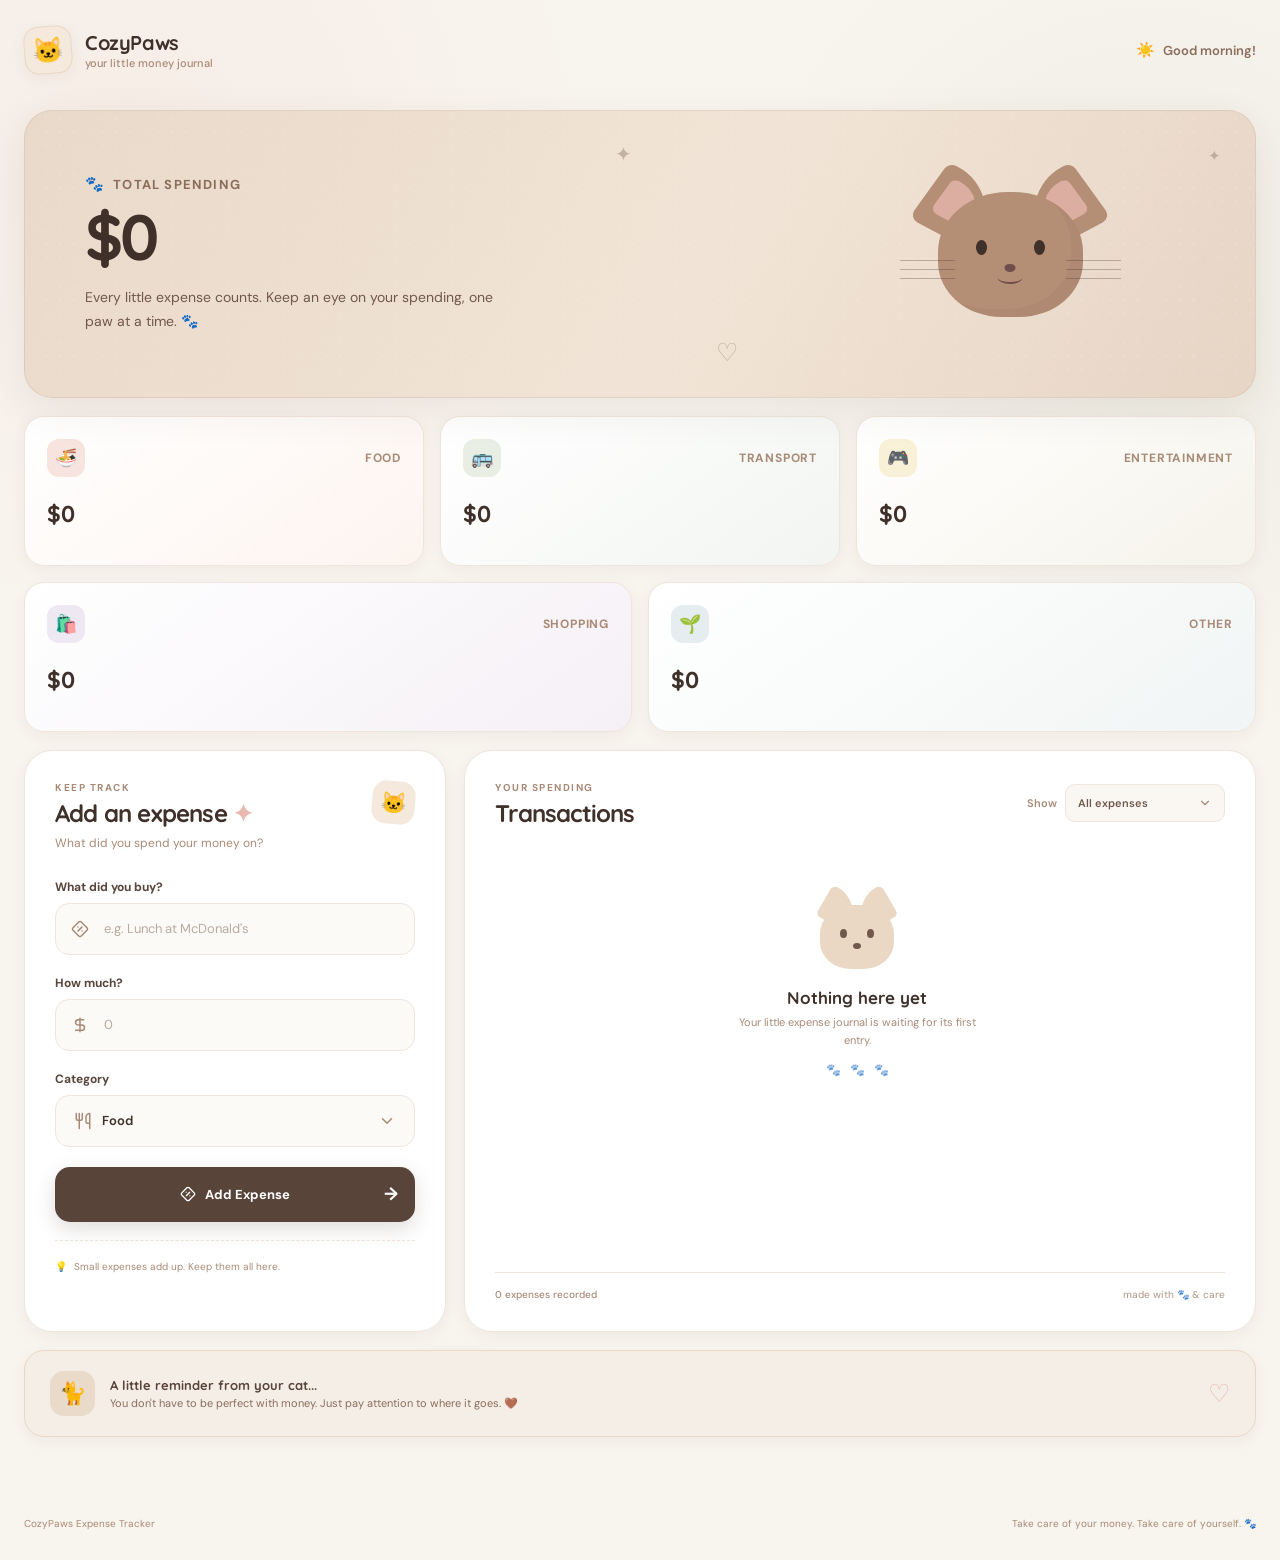
<file: index.html>
<!DOCTYPE html>
<html lang="en">
<head>
    <meta charset="UTF-8">
    <meta name="viewport" content="width=device-width, initial-scale=1.0">

    <title>CozyPaws — Expense Tracker</title>

    <link rel="preconnect" href="https://fonts.googleapis.com">
    <link rel="preconnect" href="https://fonts.gstatic.com" crossorigin>

    <link
        href="https://fonts.googleapis.com/css2?family=DM+Sans:wght@400;500;600;700&family=Quicksand:wght@400;500;600;700&display=swap"
        rel="stylesheet"
    >

    <link rel="stylesheet" href="style.css">
</head>

<body>

    <div class="app-shell">

        <!-- ================= HEADER ================= -->

        <header class="topbar">

            <a href="#" class="brand">
                <span class="brand-cat">🐱</span>

                <div>
                    <span class="brand-name">CozyPaws</span>
                    <span class="brand-subtitle">your little money journal</span>
                </div>
            </a>

            <div class="header-date">
                <span class="date-icon">☀️</span>
                <span>Good morning!</span>
            </div>

        </header>


        <!-- ================= MAIN ================= -->

        <main class="dashboard">

            <!-- ================= HERO / TOTAL ================= -->

            <section class="hero-card">

                <div class="hero-content">

                    <div class="hero-label">
                        <span class="paw">🐾</span>
                        <span>Total spending</span>
                    </div>

                    <h1 id="total-expenses">$0</h1>

                    <p class="hero-message">
                        Every little expense counts. Keep an eye on your spending,
                        one paw at a time. 🐾
                    </p>

                </div>

                <div class="hero-cat" aria-hidden="true">
                    <div class="cat-ear left-ear"></div>
                    <div class="cat-ear right-ear"></div>
                    <div class="cat-face">
                        <span class="cat-eye left-eye"></span>
                        <span class="cat-eye right-eye"></span>
                        <span class="cat-nose"></span>
                        <span class="cat-mouth"></span>
                    </div>
                </div>

                <div class="hero-decoration decoration-one">✦</div>
                <div class="hero-decoration decoration-two">♡</div>
                <div class="hero-decoration decoration-three">✦</div>

            </section>


            <!-- ================= CATEGORY STATS ================= -->

            <section class="category-grid">

                <article class="category-card food-card">

                    <div class="category-top">
                        <div class="category-icon">🍜</div>

                        <span class="category-name">
                            Food
                        </span>
                    </div>

                    <strong id="food-total">$0</strong>

                </article>


                <article class="category-card transport-card">

                    <div class="category-top">
                        <div class="category-icon">🚌</div>

                        <span class="category-name">
                            Transport
                        </span>
                    </div>

                    <strong id="transport-total">$0</strong>

                </article>


                <article class="category-card entertainment-card">

                    <div class="category-top">
                        <div class="category-icon">🎮</div>

                        <span class="category-name">
                            Entertainment
                        </span>
                    </div>

                    <strong id="entertainment-total">$0</strong>

                </article>


                <article class="category-card shopping-card">

                    <div class="category-top">
                        <div class="category-icon">🛍️</div>

                        <span class="category-name">
                            Shopping
                        </span>
                    </div>

                    <strong id="shopping-total">$0</strong>

                </article>


                <article class="category-card other-card">

                    <div class="category-top">
                        <div class="category-icon">🌱</div>

                        <span class="category-name">
                            Other
                        </span>
                    </div>

                    <strong id="other-total">$0</strong>

                </article>

            </section>


            <!-- ================= CONTENT GRID ================= -->

            <section class="content-grid">


                <!-- ================= ADD EXPENSE ================= -->

                <aside class="expense-form-card">

                    <div class="section-heading">

                        <div>
                            <span class="eyebrow">KEEP TRACK</span>

                            <h2>
                                Add an expense
                                <span>✦</span>
                            </h2>

                            <p>
                                What did you spend your money on?
                            </p>
                        </div>

                        <div class="mini-cat">
                            🐱
                        </div>

                    </div>


                    <form id="expense-form">

                        <!-- Description -->

                        <div class="form-group">

                            <label for="description">
                                What did you buy?
                            </label>

                            <div class="input-wrapper">

                                <span class="input-icon">
                                    <svg xmlns="http://www.w3.org/2000/svg" width="18" height="18" viewBox="0 0 24 24" fill="none" stroke="currentColor" stroke-width="2" stroke-linecap="round" stroke-linejoin="round" class="lucide lucide-diamond-percent"><path d="M2.7 10.3a2.41 2.41 0 0 0 0 3.41l7.59 7.59a2.41 2.41 0 0 0 3.41 0l7.59-7.59a2.41 2.41 0 0 0 0-3.41L13.7 2.71a2.41 2.41 0 0 0-3.41 0Z"/><path d="M9.2 9.2h.01"/><path d="m14.5 9.5-5 5"/><path d="M14.7 14.8h.01"/></svg>
                                </span>

                                <input
                                    type="text"
                                    id="description"
                                    name="description"
                                    placeholder="e.g. Lunch at McDonald's"
                                    autocomplete="off"
                                    required
                                >

                            </div>

                        </div>


                        <!-- Amount -->

                        <div class="form-group">

                            <label for="amount">
                                How much?
                            </label>

                            <div class="input-wrapper">

                                <span class="input-icon">
                                    <svg xmlns="http://www.w3.org/2000/svg" width="18" height="18" viewBox="0 0 24 24" fill="none" stroke="currentColor" stroke-width="2" stroke-linecap="round" stroke-linejoin="round" class="lucide lucide-dollar-sign"><path d="M12 3v18"/><path d="M17 5H9.5a1 1 0 000 7h5a1 1 0 010 7H6"/></svg>
                                </span>

                                <input
                                    type="number"
                                    id="amount"
                                    name="amount"
                                    placeholder="0"
                                    min="0"
                                    step="1"
                                    required
                                >

                            </div>

                        </div>


                        <!-- Category (Custom Dropdown) -->

                        <div class="form-group">

                            <label>Category</label>

                            <!-- Hidden input to store selected category value -->
                            <input type="hidden" id="category" name="category" value="Food">

                            <button type="button" class="custom-select-btn" id="category-toggle">
                                <div class="custom-select-display">
                                    <svg xmlns="http://www.w3.org/2000/svg" width="18" height="18"
                                        viewBox="0 0 24 24" fill="none" stroke="currentColor" stroke-width="2"
                                        stroke-linecap="round" stroke-linejoin="round" class="lucide">
                                        <path d="M3 2v7c0 1.1.9 2 2 2h4a2 2 0 0 0 2-2V2"/><path d="M7 2v20"/>
                                        <path d="M21 15V2a5 5 0 0 0-5 5v6c0 1.1.9 2 2 2h3Zm0 0v7"/>
                                    </svg>
                                    <span>Food</span>
                                </div>
                                <svg xmlns="http://www.w3.org/2000/svg" width="18" height="18"
                                    viewBox="0 0 24 24" fill="none" stroke="currentColor"
                                    stroke-width="2" stroke-linecap="round"
                                    stroke-linejoin="round" class="lucide chevron-icon"><path d="m6 9 6 6 6-6"/>
                                </svg>
                            </button>

                            <ul class="custom-dropdown hidden" id="category-dropdown">
                                <li class="custom-dropdown-item active" data-value="Food">
                                    <svg xmlns="http://www.w3.org/2000/svg" width="18" height="18"
                                        viewBox="0 0 24 24" fill="none" stroke="currentColor" stroke-width="2"
                                        stroke-linecap="round" stroke-linejoin="round" class="lucide">
                                        <path d="M3 2v7c0 1.1.9 2 2 2h4a2 2 0 0 0 2-2V2"/><path d="M7 2v20"/>
                                        <path d="M21 15V2a5 5 0 0 0-5 5v6c0 1.1.9 2 2 2h3Zm0 0v7"/>
                                    </svg>
                                    Food
                                    <span class="check-icon">✓</span>
                                </li>
                                <li class="custom-dropdown-item" data-value="Transport">
                                    <svg xmlns="http://www.w3.org/2000/svg" width="18" height="18"
                                        viewBox="0 0 24 24" fill="none" stroke="currentColor" stroke-width="2"
                                        stroke-linecap="round" stroke-linejoin="round" class="lucide">
                                        <path d="M4 6 2 7"/><path d="M10 6h4"/><path d="m22 7-2-1"/>
                                        <rect width="16" height="16" x="4" y="3" rx="2"/><path d="M4 11h16"/>
                                        <path d="M8 15h.01"/><path d="M16 15h.01"/><path d="M6 19v2"/><path d="M18 21v-2"/>
                                    </svg>
                                    Transport
                                    <span class="check-icon">✓</span>
                                </li>
                                <li class="custom-dropdown-item" data-value="Entertainment">
                                    <svg xmlns="http://www.w3.org/2000/svg" width="18" height="18"
                                        viewBox="0 0 24 24" fill="none" stroke="currentColor" stroke-width="2"
                                        stroke-linecap="round" stroke-linejoin="round" class="lucide">
                                        <path d="M10 11h.01"/><path d="M14 6h.01"/><path d="M18 6h.01"/><path d="M6.5 13.1h.01"/>
                                        <path d="M22 5c0 9-4 12-6 12s-6-3-6-12c0-2 2-3 6-3s6 1 6 3"/>
                                        <path d="M17.4 9.9c-.8.8-2 .8-2.8 0"/>
                                        <path d="M10.1 7.1C9 7.2 7.7 7.7 6 8.6c-3.5 2-4.7 3.9-3.7 5.6 4.5 7.8 9.5 8.4 11.2 7.4.9-.5 1.9-2.1 1.9-4.7"/>
                                        <path d="M9.1 16.5c.3-1.1 1.4-1.7 2.4-1.4"/>
                                    </svg>
                                    Entertainment
                                    <span class="check-icon">✓</span>
                                </li>
                                <li class="custom-dropdown-item" data-value="Shopping">
                                    <svg xmlns="http://www.w3.org/2000/svg" width="18" height="18"
                                        viewBox="0 0 24 24" fill="none" stroke="currentColor" stroke-width="2"
                                        stroke-linecap="round" stroke-linejoin="round" class="lucide">
                                        <path d="M16 10a4 4 0 0 1-8 0"/><path d="M3.103 6.034h17.794"/>
                                        <path d="M3.4 5.467a2 2 0 0 0-.4 1.2V20a2 2 0 0 0 2 2h14a2 2 0 0 0 2-2V6.667a2 2 0 0 0-.4-1.2l-2-2.667A2 2 0 0 0 17 2H7a2 2 0 0 0-1.6.8z"/>
                                    </svg>
                                    Shopping
                                    <span class="check-icon">✓</span>
                                </li>
                                <li class="custom-dropdown-item" data-value="Other">
                                    <svg xmlns="http://www.w3.org/2000/svg" width="18" height="18" viewBox="0 0 24 24"
                                        fill="none" stroke="currentColor" stroke-width="2" stroke-linecap="round"
                                        stroke-linejoin="round" class="lucide"><circle cx="19" cy="19" r="2"/>
                                        <circle cx="5" cy="5" r="2"/><path d="M6.48 3.66a10 10 0 0 1 13.86 13.86"/>
                                        <path d="m6.41 6.41 11.18 11.18"/><path d="M3.66 6.48a10 10 0 0 0 13.86 13.86"/>
                                    </svg>
                                    Other
                                    <span class="check-icon">✓</span>
                                </li>
                            </ul>

                        </div>


                        <!-- Submit -->

                        <button
                            type="submit"
                            class="add-expense-btn"
                            id="add-expense-btn"
                        >

                            <span class="btn-icon">
                                <svg xmlns="http://www.w3.org/2000/svg" width="16" height="16" viewBox="0 0 24 24" fill="none" stroke="currentColor" stroke-width="2" stroke-linecap="round" stroke-linejoin="round" class="lucide lucide-diamond-percent"><path d="M2.7 10.3a2.41 2.41 0 0 0 0 3.41l7.59 7.59a2.41 2.41 0 0 0 3.41 0l7.59-7.59a2.41 2.41 0 0 0 0-3.41L13.7 2.71a2.41 2.41 0 0 0-3.41 0Z"/><path d="M9.2 9.2h.01"/><path d="m14.5 9.5-5 5"/><path d="M14.7 14.8h.01"/></svg>
                            </span>

                            <span>
                                Add Expense
                            </span>

                            <span class="btn-arrow">
                                →
                            </span>

                        </button>

                    </form>


                    <div class="form-tip">
                        <span>💡</span>
                        <span>
                            Small expenses add up. Keep them all here.
                        </span>
                    </div>

                </aside>


                <!-- ================= TRANSACTIONS ================= -->

                <section class="transactions-card">

                    <div class="transactions-header">

                        <div>

                            <span class="eyebrow">
                                YOUR SPENDING
                            </span>

                            <h2>
                                Transactions
                            </h2>

                        </div>


                        <!-- Filter (Custom Dropdown) -->

                        <div class="filter-wrapper">

                            <label>Show</label>

                            <div class="filter-dropdown-wrapper">

                                <button type="button" class="filter-select-btn" id="filter-toggle">
                                    <span>All expenses</span>
                                    <svg xmlns="http://www.w3.org/2000/svg" width="14" height="14"
                                        viewBox="0 0 24 24" fill="none" stroke="currentColor"
                                        stroke-width="2" stroke-linecap="round"
                                        stroke-linejoin="round" class="lucide chevron-icon"><path d="m6 9 6 6 6-6"/>
                                    </svg>
                                </button>

                                <ul class="filter-dropdown hidden" id="filter-dropdown">
                                    <li class="filter-dropdown-item active" data-value="all">All expenses</li>
                                    <li class="filter-dropdown-item" data-value="Food">
                                        <svg xmlns="http://www.w3.org/2000/svg" width="14" height="14"
                                            viewBox="0 0 24 24" fill="none" stroke="currentColor" stroke-width="2"
                                            stroke-linecap="round" stroke-linejoin="round" class="lucide">
                                            <path d="M3 2v7c0 1.1.9 2 2 2h4a2 2 0 0 0 2-2V2"/><path d="M7 2v20"/>
                                            <path d="M21 15V2a5 5 0 0 0-5 5v6c0 1.1.9 2 2 2h3Zm0 0v7"/>
                                        </svg>
                                        Food
                                    </li>
                                    <li class="filter-dropdown-item" data-value="Transport">
                                        <svg xmlns="http://www.w3.org/2000/svg" width="14" height="14"
                                            viewBox="0 0 24 24" fill="none" stroke="currentColor" stroke-width="2"
                                            stroke-linecap="round" stroke-linejoin="round" class="lucide">
                                            <path d="M4 6 2 7"/><path d="M10 6h4"/><path d="m22 7-2-1"/>
                                            <rect width="16" height="16" x="4" y="3" rx="2"/><path d="M4 11h16"/>
                                            <path d="M8 15h.01"/><path d="M16 15h.01"/><path d="M6 19v2"/><path d="M18 21v-2"/>
                                        </svg>
                                        Transport
                                    </li>
                                    <li class="filter-dropdown-item" data-value="Entertainment">
                                        <svg xmlns="http://www.w3.org/2000/svg" width="14" height="14"
                                            viewBox="0 0 24 24" fill="none" stroke="currentColor" stroke-width="2"
                                            stroke-linecap="round" stroke-linejoin="round" class="lucide">
                                            <path d="M10 11h.01"/><path d="M14 6h.01"/><path d="M18 6h.01"/><path d="M6.5 13.1h.01"/>
                                            <path d="M22 5c0 9-4 12-6 12s-6-3-6-12c0-2 2-3 6-3s6 1 6 3"/>
                                            <path d="M17.4 9.9c-.8.8-2 .8-2.8 0"/>
                                            <path d="M10.1 7.1C9 7.2 7.7 7.7 6 8.6c-3.5 2-4.7 3.9-3.7 5.6 4.5 7.8 9.5 8.4 11.2 7.4.9-.5 1.9-2.1 1.9-4.7"/>
                                            <path d="M9.1 16.5c.3-1.1 1.4-1.7 2.4-1.4"/>
                                        </svg>
                                        Entertainment
                                    </li>
                                    <li class="filter-dropdown-item" data-value="Shopping">
                                        <svg xmlns="http://www.w3.org/2000/svg" width="14" height="14"
                                            viewBox="0 0 24 24" fill="none" stroke="currentColor" stroke-width="2"
                                            stroke-linecap="round" stroke-linejoin="round" class="lucide">
                                            <path d="M16 10a4 4 0 0 1-8 0"/><path d="M3.103 6.034h17.794"/>
                                            <path d="M3.4 5.467a2 2 0 0 0-.4 1.2V20a2 2 0 0 0 2 2h14a2 2 0 0 0 2-2V6.667a2 2 0 0 0-.4-1.2l-2-2.667A2 2 0 0 0 17 2H7a2 2 0 0 0-1.6.8z"/>
                                        </svg>
                                        Shopping
                                    </li>
                                    <li class="filter-dropdown-item" data-value="Other">
                                        <svg xmlns="http://www.w3.org/2000/svg" width="14" height="14" viewBox="0 0 24 24"
                                            fill="none" stroke="currentColor" stroke-width="2" stroke-linecap="round"
                                            stroke-linejoin="round" class="lucide"><circle cx="19" cy="19" r="2"/>
                                            <circle cx="5" cy="5" r="2"/><path d="M6.48 3.66a10 10 0 0 1 13.86 13.86"/>
                                            <path d="m6.41 6.41 11.18 11.18"/><path d="M3.66 6.48a10 10 0 0 0 13.86 13.86"/>
                                        </svg>
                                        Other
                                    </li>
                                </ul>

                            </div>

                        </div>

                    </div>


                    <!-- Transaction list -->

                    <div
                        class="expense-list"
                        id="expense-list"
                    >


                        <!-- ================= EMPTY STATE ================= -->

                        <div
                            class="empty-state"
                            id="empty-state"
                        >

                            <div class="empty-cat">

                                <div class="empty-cat-ears">
                                    <span></span>
                                    <span></span>
                                </div>

                                <div class="empty-cat-face">
                                    <i></i>
                                    <i></i>
                                    <b></b>
                                </div>

                            </div>

                            <h3>
                                Nothing here yet
                            </h3>

                            <p>
                                Your little expense journal is waiting
                                for its first entry.
                            </p>

                            <span class="empty-paws">
                                🐾 &nbsp; 🐾 &nbsp; 🐾
                            </span>

                        </div>

                    </div>


                    <!-- List footer -->

                    <div class="transactions-footer">

                        <span>
                            <span id="expense-count">0</span>
                            expenses recorded
                        </span>

                        <span class="footer-cat">
                            made with 🐾 &amp; care
                        </span>

                    </div>

                </section>

            </section>


            <!-- ================= Alert ================= -->

            <div class="alert hidden" id="alert-popup">
                <strong>Expense Deleted ❌</strong>
            </div>


            <!-- ================= EDIT MODAL ================= -->

            <div class="modal-overlay hidden" id="edit-modal">
                <div class="modal-card">

                    <div class="modal-header">
                        <div>
                            <span class="eyebrow">EDITING</span>
                            <h2>Edit expense <span>✎</span></h2>
                        </div>
                        <button type="button" class="modal-close-btn" id="edit-modal-close">×</button>
                    </div>

                    <form id="edit-form">

                        <div class="form-group">
                            <label for="edit-description">What did you buy?</label>
                            <div class="input-wrapper">
                                <span class="input-icon">
                                    <svg xmlns="http://www.w3.org/2000/svg" width="18" height="18" viewBox="0 0 24 24" fill="none" stroke="currentColor" stroke-width="2" stroke-linecap="round" stroke-linejoin="round" class="lucide lucide-diamond-percent"><path d="M2.7 10.3a2.41 2.41 0 0 0 0 3.41l7.59 7.59a2.41 2.41 0 0 0 3.41 0l7.59-7.59a2.41 2.41 0 0 0 0-3.41L13.7 2.71a2.41 2.41 0 0 0-3.41 0Z"/><path d="M9.2 9.2h.01"/><path d="m14.5 9.5-5 5"/><path d="M14.7 14.8h.01"/></svg>
                                </span>
                                <input
                                    type="text"
                                    id="edit-description"
                                    name="edit-description"
                                    placeholder="e.g. Lunch at McDonald's"
                                    autocomplete="off"
                                    required
                                >
                            </div>
                        </div>

                        <div class="form-group">
                            <label for="edit-amount">How much?</label>
                            <div class="input-wrapper">
                                <span class="input-icon">
                                    <svg xmlns="http://www.w3.org/2000/svg" width="18" height="18" viewBox="0 0 24 24" fill="none" stroke="currentColor" stroke-width="2" stroke-linecap="round" stroke-linejoin="round" class="lucide lucide-dollar-sign"><path d="M12 3v18"/><path d="M17 5H9.5a1 1 0 000 7h5a1 1 0 010 7H6"/></svg>
                                </span>
                                <input
                                    type="number"
                                    id="edit-amount"
                                    name="edit-amount"
                                    placeholder="0"
                                    min="0"
                                    step="1"
                                    required
                                >
                            </div>
                        </div>

                        <div class="form-group">
                            <label>Category</label>

                            <input type="hidden" id="edit-category" name="edit-category" value="Food">

                            <button type="button" class="custom-select-btn" id="edit-category-toggle">
                                <div class="custom-select-display">
                                    <svg xmlns="http://www.w3.org/2000/svg" width="18" height="18"
                                        viewBox="0 0 24 24" fill="none" stroke="currentColor" stroke-width="2"
                                        stroke-linecap="round" stroke-linejoin="round" class="lucide">
                                        <path d="M3 2v7c0 1.1.9 2 2 2h4a2 2 0 0 0 2-2V2"/><path d="M7 2v20"/>
                                        <path d="M21 15V2a5 5 0 0 0-5 5v6c0 1.1.9 2 2 2h3Zm0 0v7"/>
                                    </svg>
                                    <span>Food</span>
                                </div>
                                <svg xmlns="http://www.w3.org/2000/svg" width="18" height="18"
                                    viewBox="0 0 24 24" fill="none" stroke="currentColor"
                                    stroke-width="2" stroke-linecap="round"
                                    stroke-linejoin="round" class="lucide chevron-icon"><path d="m6 9 6 6 6-6"/>
                                </svg>
                            </button>

                            <ul class="custom-dropdown hidden" id="edit-category-dropdown">
                                <li class="custom-dropdown-item active" data-value="Food">
                                    <svg xmlns="http://www.w3.org/2000/svg" width="18" height="18"
                                        viewBox="0 0 24 24" fill="none" stroke="currentColor" stroke-width="2"
                                        stroke-linecap="round" stroke-linejoin="round" class="lucide">
                                        <path d="M3 2v7c0 1.1.9 2 2 2h4a2 2 0 0 0 2-2V2"/><path d="M7 2v20"/>
                                        <path d="M21 15V2a5 5 0 0 0-5 5v6c0 1.1.9 2 2 2h3Zm0 0v7"/>
                                    </svg>
                                    Food
                                    <span class="check-icon">✓</span>
                                </li>
                                <li class="custom-dropdown-item" data-value="Transport">
                                    <svg xmlns="http://www.w3.org/2000/svg" width="18" height="18"
                                        viewBox="0 0 24 24" fill="none" stroke="currentColor" stroke-width="2"
                                        stroke-linecap="round" stroke-linejoin="round" class="lucide">
                                        <path d="M4 6 2 7"/><path d="M10 6h4"/><path d="m22 7-2-1"/>
                                        <rect width="16" height="16" x="4" y="3" rx="2"/><path d="M4 11h16"/>
                                        <path d="M8 15h.01"/><path d="M16 15h.01"/><path d="M6 19v2"/><path d="M18 21v-2"/>
                                    </svg>
                                    Transport
                                    <span class="check-icon">✓</span>
                                </li>
                                <li class="custom-dropdown-item" data-value="Entertainment">
                                    <svg xmlns="http://www.w3.org/2000/svg" width="18" height="18"
                                        viewBox="0 0 24 24" fill="none" stroke="currentColor" stroke-width="2"
                                        stroke-linecap="round" stroke-linejoin="round" class="lucide">
                                        <path d="M10 11h.01"/><path d="M14 6h.01"/><path d="M18 6h.01"/><path d="M6.5 13.1h.01"/>
                                        <path d="M22 5c0 9-4 12-6 12s-6-3-6-12c0-2 2-3 6-3s6 1 6 3"/>
                                        <path d="M17.4 9.9c-.8.8-2 .8-2.8 0"/>
                                        <path d="M10.1 7.1C9 7.2 7.7 7.7 6 8.6c-3.5 2-4.7 3.9-3.7 5.6 4.5 7.8 9.5 8.4 11.2 7.4.9-.5 1.9-2.1 1.9-4.7"/>
                                        <path d="M9.1 16.5c.3-1.1 1.4-1.7 2.4-1.4"/>
                                    </svg>
                                    Entertainment
                                    <span class="check-icon">✓</span>
                                </li>
                                <li class="custom-dropdown-item" data-value="Shopping">
                                    <svg xmlns="http://www.w3.org/2000/svg" width="18" height="18"
                                        viewBox="0 0 24 24" fill="none" stroke="currentColor" stroke-width="2"
                                        stroke-linecap="round" stroke-linejoin="round" class="lucide">
                                        <path d="M16 10a4 4 0 0 1-8 0"/><path d="M3.103 6.034h17.794"/>
                                        <path d="M3.4 5.467a2 2 0 0 0-.4 1.2V20a2 2 0 0 0 2 2h14a2 2 0 0 0 2-2V6.667a2 2 0 0 0-.4-1.2l-2-2.667A2 2 0 0 0 17 2H7a2 2 0 0 0-1.6.8z"/>
                                    </svg>
                                    Shopping
                                    <span class="check-icon">✓</span>
                                </li>
                                <li class="custom-dropdown-item" data-value="Other">
                                    <svg xmlns="http://www.w3.org/2000/svg" width="18" height="18" viewBox="0 0 24 24"
                                        fill="none" stroke="currentColor" stroke-width="2" stroke-linecap="round"
                                        stroke-linejoin="round" class="lucide"><circle cx="19" cy="19" r="2"/>
                                        <circle cx="5" cy="5" r="2"/><path d="M6.48 3.66a10 10 0 0 1 13.86 13.86"/>
                                        <path d="m6.41 6.41 11.18 11.18"/><path d="M3.66 6.48a10 10 0 0 0 13.86 13.86"/>
                                    </svg>
                                    Other
                                    <span class="check-icon">✓</span>
                                </li>
                            </ul>
                        </div>

                        <input type="hidden" id="edit-expense-id" value="">

                        <div class="modal-actions">
                            <button type="button" class="modal-cancel-btn" id="edit-cancel-btn">Cancel</button>
                            <button type="submit" class="modal-save-btn">
                                <span>🐾</span>
                                Save Changes
                            </button>
                        </div>

                    </form>

                </div>
            </div>


            <!-- ================= DELETE MODAL ================= -->

            <div class="modal-overlay hidden" id="delete-modal">
                <div class="modal-card modal-card-sm">

                    <div class="modal-header">
                        <div>
                            <h2>Delete expense?</h2>
                        </div>
                        <button type="button" class="modal-close-btn" id="delete-modal-close">×</button>
                    </div>

                    <div class="delete-modal-body">
                        <div class="delete-cat-icon">🐱</div>
                        <p>Are you sure you want to remove <strong id="delete-expense-name">this expense</strong>?</p>
                        <p class="delete-sub">This action cannot be undone.</p>
                    </div>

                    <input type="hidden" id="delete-expense-id" value="">

                    <div class="modal-actions">
                        <button type="button" class="modal-cancel-btn" id="delete-cancel-btn">Keep it</button>
                        <button type="button" class="modal-delete-btn" id="delete-confirm-btn">
                            <span>×</span>
                            Delete
                        </button>
                    </div>

                </div>
            </div>


            <!-- ================= BOTTOM MESSAGE ================= -->

            <section class="bottom-note">

                <div class="note-cat">
                    🐈
                </div>

                <div>
                    <strong>
                        A little reminder from your cat...
                    </strong>

                    <p>
                        You don't have to be perfect with money.
                        Just pay attention to where it goes. 🤎
                    </p>
                </div>

                <span class="note-heart">
                    ♡
                </span>

            </section>

        </main>


        <!-- ================= FOOTER ================= -->

        <footer class="footer">

            <span>
                CozyPaws Expense Tracker
            </span>

            <span>
                Take care of your money. Take care of yourself. 🐾
            </span>

        </footer>

    </div>


    <script src="script.js"></script>

</body>
</html>
</file>
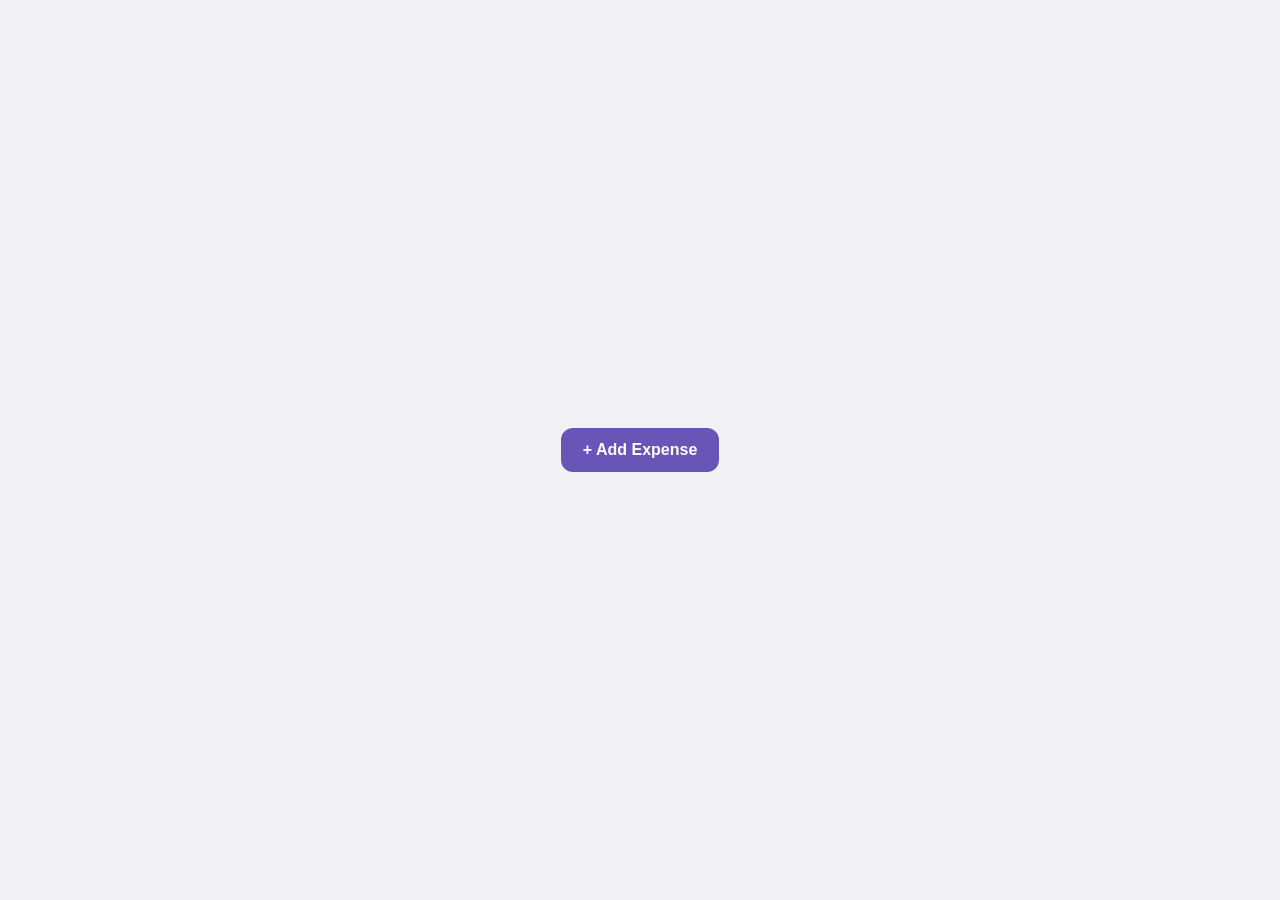
<file: test.html>
<!DOCTYPE html>
<html lang="en">
<head>
<meta charset="UTF-8">
<meta name="viewport" content="width=device-width, initial-scale=1.0">
<title>Add Expense</title>
<style>
* { box-sizing: border-box; }

body {
  margin: 0;
  font-family: Inter, Arial, sans-serif;
  background: #f2f1f6;
  min-height: 100vh;
  display: grid;
  place-items: center;
  color: #24232b;
}

button, input { font: inherit; }

.open-btn, .save-btn {
  border: 0;
  background: #6855b8;
  color: white;
  padding: 13px 22px;
  border-radius: 12px;
  cursor: pointer;
  font-weight: 600;
}

/* Modal */
.overlay {
  position: fixed;
  inset: 0;
  background: rgba(20, 18, 30, .48);
  display: none;
  align-items: center;
  justify-content: center;
  padding: 16px;
  z-index: 10;
}

.overlay.active { display: flex; }

.modal {
  background: white;
  width: 100%;
  max-width: 470px;
  max-height: 90vh;
  border-radius: 22px;
  display: flex;
  flex-direction: column;
  overflow: hidden;
  box-shadow: 0 20px 70px #0002;
}

.modal-header {
  padding: 22px 24px;
  display: flex;
  justify-content: space-between;
  align-items: center;
  border-bottom: 1px solid #eee;
}

.modal-header h2 {
  font-size: 20px;
  margin: 0;
}

.close-btn {
  background: #f3f2f6;
  border: 0;
  width: 34px;
  height: 34px;
  border-radius: 50%;
  cursor: pointer;
  font-size: 20px;
}

.modal-body {
  padding: 22px 24px;
  overflow-y: auto;
  min-height: 0;
}

.field { margin-bottom: 22px; }

.field label, .category-heading {
  display: block;
  font-size: 13px;
  font-weight: 650;
  margin-bottom: 9px;
}

.field input {
  width: 100%;
  padding: 14px;
  border: 1px solid #e6e3ed;
  border-radius: 12px;
  outline: none;
  font-size: 15px;
  background: #fff;
}

.field input:focus, .search-input:focus,
.custom-input:focus {
  border-color: #8b77d2;
  box-shadow: 0 0 0 3px #8b77d21a;
}

.category-top {
  display: flex;
  align-items: center;
  justify-content: space-between;
  margin-bottom: 12px;
}

.category-heading { margin: 0; }

.search-input {
  width: 100%;
  border: 1px solid #e6e3ed;
  padding: 11px 13px;
  border-radius: 11px;
  margin-bottom: 12px;
  outline: none;
  display: none;
}

.search-input.visible { display: block; }

/* Scrollable capsule area */
.category-scroll {
  max-height: 175px;
  overflow-y: auto;
  padding: 2px 3px 8px 0;
}

.capsules {
  display: flex;
  flex-wrap: wrap;
  gap: 10px;
  align-items: flex-start;
}

.capsule {
  border: 1px solid #ece9f2;
  background: #faf9fc;
  color: #55515e;
  border-radius: 30px;
  padding: 10px 15px;
  cursor: pointer;
  font-size: 13px;
  font-weight: 550;
  transition: .2s;
  white-space: nowrap;
}

.capsule:hover {
  background: #f0edfa;
  border-color: #c6b9e9;
}

.capsule.selected {
  background: #eee9ff;
  color: #624caf;
  border-color: #8e79d0;
}

/* Add custom category */
.add-capsule {
  border: 1px dashed #9b88d4;
  color: #725cb9;
  background: white;
}

.custom-row {
  display: none;
  gap: 8px;
  margin-top: 13px;
}

.custom-row.visible { display: flex; }

.custom-input {
  min-width: 0;
  flex: 1;
  padding: 11px;
  border: 1px solid #e6e3ed;
  border-radius: 10px;
  outline: none;
}

.add-confirm {
  background: #6855b8;
  color: white;
  border: 0;
  border-radius: 10px;
  padding: 0 15px;
  cursor: pointer;
}

.cancel-custom {
  border: 0;
  background: #f1eff5;
  border-radius: 10px;
  cursor: pointer;
  padding: 0 12px;
}

.empty {
  color: #9993a4;
  font-size: 13px;
  padding: 12px 0;
}

.error {
  color: #c64e55;
  font-size: 12px;
  margin-top: 7px;
  display: none;
}

.modal-footer {
  padding: 16px 24px 22px;
  border-top: 1px solid #eee;
  background: white;
}

.save-btn {
  width: 100%;
}

@media (max-width: 500px) {
  .modal {
    max-height: 88vh;
    border-radius: 20px;
  }
  .modal-body { padding: 20px; }
  .modal-header, .modal-footer { padding-left: 20px; padding-right: 20px; }
}
</style>
</head>

<body>

<button class="open-btn" onclick="openModal()">
  + Add Expense
</button>

<div class="overlay" id="overlay">
  <div class="modal">

    <div class="modal-header">
      <h2>Add expense</h2>
      <button class="close-btn" onclick="closeModal()">×</button>
    </div>

    <div class="modal-body">

      <div class="field">
        <label for="expenseName">Expense name</label>
        <input id="expenseName" placeholder="e.g. Lunch, Groceries, Uber">
      </div>

      <div class="field">
        <label for="amount">Amount</label>
        <input id="amount" type="number" min="0.01"
          step="0.01" placeholder="Enter amount">
      </div>

      <div class="category-top">
        <span class="category-heading">Choose category</span>
        <small id="categoryCount" style="color:#999"></small>
      </div>

      <input
        id="search"
        class="search-input"
        placeholder="Search categories..."
        oninput="renderCategories()"
      >

      <div class="category-scroll">
        <div class="capsules" id="capsules"></div>
        <div class="empty" id="empty" style="display:none">
          No categories found.
        </div>
      </div>

      <div class="custom-row" id="customRow">
        <input
          id="customInput"
          class="custom-input"
          placeholder="New category name"
          maxlength="30"
        >
        <button class="add-confirm" onclick="addCategory()">✓</button>
        <button class="cancel-custom" onclick="cancelCustom()">×</button>
      </div>

      <div class="error" id="error"></div>

    </div>

    <div class="modal-footer">
      <button class="save-btn" onclick="saveExpense()">
        Save expense
      </button>
    </div>

  </div>
</div>

<script>
const defaultCategories = [
  "🍔 Food",
  "🛍 Shopping",
  "🚗 Transport",
  "🏠 Home",
  "💊 Health",
  "🎬 Entertainment",
  "📚 Education",
  "✈️ Travel"
];

let categories = [...defaultCategories];
let selectedCategory = null;

const overlay = document.getElementById("overlay");
const capsules = document.getElementById("capsules");
const search = document.getElementById("search");
const customRow = document.getElementById("customRow");
const customInput = document.getElementById("customInput");

function openModal() {
  overlay.classList.add("active");
  renderCategories();
}

function closeModal() {
  overlay.classList.remove("active");
}

function renderCategories() {
  capsules.innerHTML = "";

  const query = search.value.trim().toLowerCase();

  const filtered = categories.filter(category =>
    category.toLowerCase().includes(query)
  );

  document.getElementById("categoryCount").textContent =
    categories.length + " categories";

  // Show search only when there are more than 8 categories
  search.classList.toggle("visible", categories.length > 8);

  filtered.forEach(category => {
    const button = document.createElement("button");

    button.className =
      "capsule" +
      (selectedCategory === category ? " selected" : "");

    button.textContent = category;

    button.onclick = () => {
      selectedCategory = category;
      renderCategories();
    };

    capsules.appendChild(button);
  });

  document.getElementById("empty").style.display =
    filtered.length ? "none" : "block";

  // Add button stays available at the end
  const addButton = document.createElement("button");
  addButton.className = "capsule add-capsule";
  addButton.textContent = "+ Add new";
  addButton.onclick = showCustomInput;

  capsules.appendChild(addButton);
}

function showCustomInput() {
  customRow.classList.add("visible");
  customInput.focus();
}

function cancelCustom() {
  customRow.classList.remove("visible");
  customInput.value = "";
}

function addCategory() {
  const name = customInput.value.trim();

  if (!name) {
    customInput.focus();
    return;
  }

  const exists = categories.some(
    category => category.toLowerCase() === name.toLowerCase()
  );

  if (exists) {
    customInput.setCustomValidity("Category already exists");
    customInput.reportValidity();
    return;
  }

  const newCategory = name;

  categories.push(newCategory);
  selectedCategory = newCategory;

  customInput.setCustomValidity("");
  customInput.value = "";
  cancelCustom();

  search.value = "";
  renderCategories();
}

customInput.addEventListener("keydown", event => {
  if (event.key === "Enter") addCategory();
  if (event.key === "Escape") cancelCustom();
});

function saveExpense() {
  const name = document.getElementById("expenseName").value.trim();
  const amount = Number(document.getElementById("amount").value);
  const error = document.getElementById("error");

  if (!name || !Number.isFinite(amount) ||
      amount <= 0 || !selectedCategory) {
    error.textContent = "Please enter a name, valid amount and category.";
    error.style.display = "block";
    return;
  }

  error.style.display = "none";

  const expense = {
    name,
    amount,
    category: selectedCategory
  };

  console.log("Expense saved:", expense);

  alert(
    "Expense saved!\n" +
    expense.name + " - " + expense.amount +
    "\nCategory: " + expense.category
  );

  closeModal();
}

overlay.addEventListener("click", event => {
  if (event.target === overlay) closeModal();
});

renderCategories();
</script>

</body>
</html>
</file>
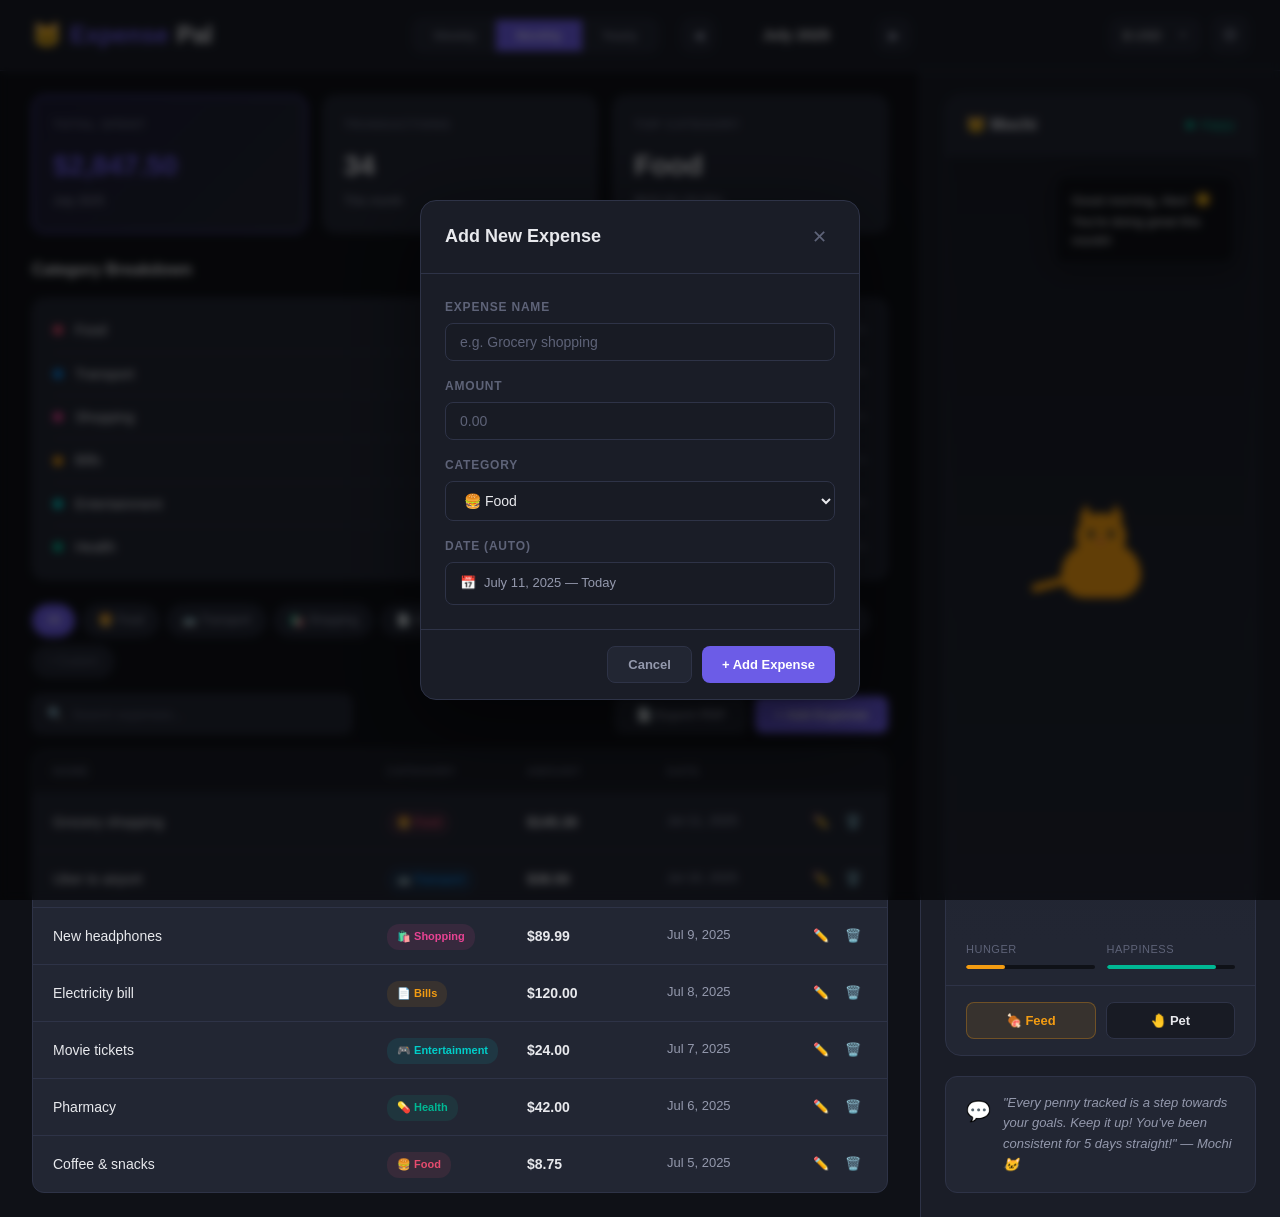
<file: test2.html>
<!DOCTYPE html>
<html lang="en">
<head>
    <meta charset="UTF-8">
    <meta name="viewport" content="width=device-width, initial-scale=1.0">
    <title>ExpensePal — UI Mockup</title>
    <style>
        /* ==================== RESET & BASE ==================== */
        * {
            margin: 0;
            padding: 0;
            box-sizing: border-box;
        }

        :root {
            --bg-primary: #0f1117;
            --bg-secondary: #1a1d27;
            --bg-card: #222633;
            --bg-hover: #2a2e3d;
            --bg-input: #181b24;
            --border: #2e3347;
            --text-primary: #e8e9ed;
            --text-secondary: #9499ad;
            --text-muted: #5e6378;
            --accent: #6c5ce7;
            --accent-hover: #7e70f0;
            --accent-glow: rgba(108, 92, 231, 0.15);
            --green: #00b894;
            --green-bg: rgba(0, 184, 148, 0.1);
            --red: #e74c6f;
            --red-bg: rgba(231, 76, 111, 0.1);
            --orange: #f39c12;
            --orange-bg: rgba(243, 156, 18, 0.1);
            --blue: #0984e3;
            --blue-bg: rgba(9, 132, 227, 0.1);
            --pink: #e84393;
            --pink-bg: rgba(232, 67, 147, 0.1);
            --yellow: #fdcb6e;
            --yellow-bg: rgba(253, 203, 110, 0.1);
            --teal: #00cec9;
            --teal-bg: rgba(0, 206, 201, 0.1);
            --radius-sm: 8px;
            --radius-md: 12px;
            --radius-lg: 16px;
            --shadow: 0 4px 24px rgba(0, 0, 0, 0.3);
            --transition: all 0.2s ease;
        }

        body {
            font-family: 'Segoe UI', -apple-system, BlinkMacSystemFont, sans-serif;
            background-color: var(--bg-primary);
            color: var(--text-primary);
            min-height: 100vh;
            line-height: 1.6;
        }

        /* ==================== HEADER ==================== */
        .header {
            display: flex;
            align-items: center;
            justify-content: space-between;
            padding: 16px 32px;
            background: var(--bg-secondary);
            border-bottom: 1px solid var(--border);
            position: sticky;
            top: 0;
            z-index: 100;
        }

        .header-left {
            display: flex;
            align-items: center;
            gap: 12px;
        }

        .logo {
            font-size: 24px;
            font-weight: 700;
            color: var(--text-primary);
            display: flex;
            align-items: center;
            gap: 8px;
        }

        .logo span {
            color: var(--accent);
        }

        .header-center {
            display: flex;
            align-items: center;
            gap: 8px;
        }

        .view-toggle {
            display: flex;
            background: var(--bg-card);
            border-radius: var(--radius-sm);
            overflow: hidden;
            border: 1px solid var(--border);
        }

        .view-toggle-btn {
            padding: 8px 20px;
            font-size: 13px;
            color: var(--text-secondary);
            background: transparent;
            border: none;
            cursor: pointer;
            transition: var(--transition);
            font-weight: 500;
        }

        .view-toggle-btn.active {
            background: var(--accent);
            color: white;
        }

        .nav-period {
            display: flex;
            align-items: center;
            gap: 12px;
            margin-left: 16px;
        }

        .nav-arrow {
            width: 32px;
            height: 32px;
            display: flex;
            align-items: center;
            justify-content: center;
            background: var(--bg-card);
            border: 1px solid var(--border);
            border-radius: var(--radius-sm);
            color: var(--text-secondary);
            cursor: pointer;
            font-size: 14px;
            transition: var(--transition);
        }

        .nav-arrow:hover {
            background: var(--bg-hover);
            color: var(--text-primary);
        }

        .period-label {
            font-size: 15px;
            font-weight: 600;
            color: var(--text-primary);
            min-width: 140px;
            text-align: center;
        }

        .header-right {
            display: flex;
            align-items: center;
            gap: 12px;
        }

        .currency-select {
            padding: 8px 12px;
            background: var(--bg-card);
            border: 1px solid var(--border);
            border-radius: var(--radius-sm);
            color: var(--text-primary);
            font-size: 13px;
            cursor: pointer;
            appearance: none;
            padding-right: 28px;
            background-image: url("data:image/svg+xml,%3Csvg xmlns='http://www.w3.org/2000/svg' width='12' height='12' fill='%239499ad' viewBox='0 0 16 16'%3E%3Cpath d='M8 11L3 6h10z'/%3E%3C/svg%3E");
            background-repeat: no-repeat;
            background-position: right 10px center;
        }

        .settings-btn {
            width: 36px;
            height: 36px;
            display: flex;
            align-items: center;
            justify-content: center;
            background: var(--bg-card);
            border: 1px solid var(--border);
            border-radius: var(--radius-sm);
            color: var(--text-secondary);
            cursor: pointer;
            font-size: 18px;
            transition: var(--transition);
        }

        .settings-btn:hover {
            background: var(--bg-hover);
            color: var(--text-primary);
        }

        /* ==================== MAIN LAYOUT ==================== */
        .main {
            display: grid;
            grid-template-columns: 1fr 360px;
            gap: 0;
            min-height: calc(100vh - 65px);
        }

        .left-panel {
            padding: 24px 32px;
            overflow-y: auto;
        }

        .right-panel {
            background: var(--bg-secondary);
            border-left: 1px solid var(--border);
            padding: 24px;
            display: flex;
            flex-direction: column;
            gap: 20px;
        }

        /* ==================== SUMMARY CARDS ==================== */
        .summary-row {
            display: grid;
            grid-template-columns: 1fr 1fr 1fr;
            gap: 16px;
            margin-bottom: 24px;
        }

        .summary-card {
            background: var(--bg-card);
            border: 1px solid var(--border);
            border-radius: var(--radius-md);
            padding: 20px;
            transition: var(--transition);
        }

        .summary-card:hover {
            border-color: var(--accent);
            box-shadow: 0 0 0 1px var(--accent-glow);
        }

        .summary-card-label {
            font-size: 12px;
            text-transform: uppercase;
            letter-spacing: 1px;
            color: var(--text-muted);
            margin-bottom: 8px;
            font-weight: 600;
        }

        .summary-card-value {
            font-size: 28px;
            font-weight: 700;
            color: var(--text-primary);
        }

        .summary-card-sub {
            font-size: 12px;
            color: var(--text-secondary);
            margin-top: 4px;
        }

        .summary-card.total {
            border-color: var(--accent);
            background: linear-gradient(135deg, var(--accent-glow), var(--bg-card));
        }

        .summary-card.total .summary-card-value {
            color: var(--accent);
        }

        /* ==================== CATEGORY BREAKDOWN ==================== */
        .section-header {
            display: flex;
            align-items: center;
            justify-content: space-between;
            margin-bottom: 16px;
        }

        .section-title {
            font-size: 16px;
            font-weight: 600;
            color: var(--text-primary);
        }

        .category-breakdown {
            background: var(--bg-card);
            border: 1px solid var(--border);
            border-radius: var(--radius-md);
            padding: 20px;
            margin-bottom: 24px;
        }

        .category-row {
            display: flex;
            align-items: center;
            justify-content: space-between;
            padding: 10px 0;
            border-bottom: 1px solid var(--border);
        }

        .category-row:last-child {
            border-bottom: none;
            padding-bottom: 0;
        }

        .category-row:first-child {
            padding-top: 0;
        }

        .category-left {
            display: flex;
            align-items: center;
            gap: 12px;
            flex: 1;
        }

        .category-dot {
            width: 10px;
            height: 10px;
            border-radius: 50%;
            flex-shrink: 0;
        }

        .category-name {
            font-size: 14px;
            color: var(--text-primary);
            font-weight: 500;
        }

        .category-bar-wrap {
            flex: 1;
            max-width: 200px;
            height: 6px;
            background: var(--bg-primary);
            border-radius: 3px;
            margin: 0 16px;
            overflow: hidden;
        }

        .category-bar {
            height: 100%;
            border-radius: 3px;
            transition: width 0.5s ease;
        }

        .category-amount {
            font-size: 14px;
            font-weight: 600;
            color: var(--text-primary);
            min-width: 80px;
            text-align: right;
        }

        .category-percent {
            font-size: 12px;
            color: var(--text-muted);
            min-width: 40px;
            text-align: right;
        }

        /* ==================== CATEGORY FILTER CHIPS ==================== */
        .filter-bar {
            display: flex;
            align-items: center;
            gap: 8px;
            margin-bottom: 16px;
            flex-wrap: wrap;
        }

        .filter-chip {
            padding: 6px 14px;
            font-size: 12px;
            border-radius: 20px;
            border: 1px solid var(--border);
            background: var(--bg-card);
            color: var(--text-secondary);
            cursor: pointer;
            transition: var(--transition);
            font-weight: 500;
        }

        .filter-chip:hover {
            border-color: var(--accent);
            color: var(--text-primary);
        }

        .filter-chip.active {
            background: var(--accent);
            border-color: var(--accent);
            color: white;
        }

        .filter-chip.add-category {
            border-style: dashed;
            color: var(--text-muted);
        }

        .filter-chip.add-category:hover {
            border-color: var(--accent);
            color: var(--accent);
        }

        /* ==================== EXPENSE LIST ==================== */
        .expense-toolbar {
            display: flex;
            align-items: center;
            justify-content: space-between;
            margin-bottom: 16px;
            gap: 12px;
        }

        .search-box {
            display: flex;
            align-items: center;
            background: var(--bg-card);
            border: 1px solid var(--border);
            border-radius: var(--radius-sm);
            padding: 8px 14px;
            gap: 8px;
            flex: 1;
            max-width: 320px;
            transition: var(--transition);
        }

        .search-box:focus-within {
            border-color: var(--accent);
        }

        .search-icon {
            color: var(--text-muted);
            font-size: 14px;
        }

        .search-input {
            background: transparent;
            border: none;
            outline: none;
            color: var(--text-primary);
            font-size: 13px;
            width: 100%;
        }

        .search-input::placeholder {
            color: var(--text-muted);
        }

        .toolbar-actions {
            display: flex;
            gap: 8px;
        }

        .btn {
            padding: 10px 20px;
            font-size: 13px;
            font-weight: 600;
            border: none;
            border-radius: var(--radius-sm);
            cursor: pointer;
            transition: var(--transition);
            display: flex;
            align-items: center;
            gap: 6px;
        }

        .btn-primary {
            background: var(--accent);
            color: white;
        }

        .btn-primary:hover {
            background: var(--accent-hover);
            box-shadow: 0 4px 16px rgba(108, 92, 231, 0.3);
        }

        .btn-secondary {
            background: var(--bg-card);
            color: var(--text-secondary);
            border: 1px solid var(--border);
        }

        .btn-secondary:hover {
            background: var(--bg-hover);
            color: var(--text-primary);
        }

        .expense-table {
            background: var(--bg-card);
            border: 1px solid var(--border);
            border-radius: var(--radius-md);
            overflow: hidden;
        }

        .expense-table-header {
            display: grid;
            grid-template-columns: 1fr 140px 140px 120px 80px;
            padding: 12px 20px;
            background: var(--bg-input);
            border-bottom: 1px solid var(--border);
        }

        .expense-table-header span {
            font-size: 11px;
            text-transform: uppercase;
            letter-spacing: 1px;
            color: var(--text-muted);
            font-weight: 600;
        }

        .expense-row {
            display: grid;
            grid-template-columns: 1fr 140px 140px 120px 80px;
            padding: 14px 20px;
            align-items: center;
            border-bottom: 1px solid var(--border);
            transition: var(--transition);
        }

        .expense-row:hover {
            background: var(--bg-hover);
        }

        .expense-row:last-child {
            border-bottom: none;
        }

        .expense-name {
            font-size: 14px;
            font-weight: 500;
            color: var(--text-primary);
        }

        .expense-category-tag {
            display: inline-flex;
            align-items: center;
            gap: 6px;
            padding: 4px 10px;
            border-radius: 12px;
            font-size: 11px;
            font-weight: 600;
        }

        .expense-category-tag.food { background: var(--red-bg); color: var(--red); }
        .expense-category-tag.transport { background: var(--blue-bg); color: var(--blue); }
        .expense-category-tag.shopping { background: var(--pink-bg); color: var(--pink); }
        .expense-category-tag.bills { background: var(--orange-bg); color: var(--orange); }
        .expense-category-tag.entertainment { background: var(--teal-bg); color: var(--teal); }
        .expense-category-tag.health { background: var(--green-bg); color: var(--green); }

        .expense-amount {
            font-size: 14px;
            font-weight: 600;
            color: var(--text-primary);
        }

        .expense-date {
            font-size: 13px;
            color: var(--text-secondary);
        }

        .expense-actions {
            display: flex;
            gap: 4px;
            justify-content: flex-end;
        }

        .action-btn {
            width: 28px;
            height: 28px;
            display: flex;
            align-items: center;
            justify-content: center;
            background: transparent;
            border: none;
            border-radius: 6px;
            color: var(--text-muted);
            cursor: pointer;
            font-size: 13px;
            transition: var(--transition);
        }

        .action-btn:hover {
            background: var(--bg-input);
            color: var(--text-primary);
        }

        .action-btn.delete:hover {
            background: var(--red-bg);
            color: var(--red);
        }

        /* ==================== RIGHT PANEL — PET ==================== */
        .pet-section {
            background: var(--bg-card);
            border: 1px solid var(--border);
            border-radius: var(--radius-lg);
            overflow: hidden;
            flex: 1;
            display: flex;
            flex-direction: column;
        }

        .pet-header {
            padding: 16px 20px;
            border-bottom: 1px solid var(--border);
            display: flex;
            align-items: center;
            justify-content: space-between;
        }

        .pet-name {
            font-size: 16px;
            font-weight: 700;
            color: var(--text-primary);
        }

        .pet-status {
            display: flex;
            align-items: center;
            gap: 6px;
            font-size: 12px;
            color: var(--green);
            font-weight: 500;
        }

        .pet-status-dot {
            width: 8px;
            height: 8px;
            border-radius: 50%;
            background: var(--green);
        }

        .pet-canvas-area {
            flex: 1;
            background: linear-gradient(180deg, #1a1d27 0%, #222633 100%);
            display: flex;
            align-items: center;
            justify-content: center;
            position: relative;
            min-height: 280px;
        }

        /* Placeholder cat using pure CSS */
        .cat-placeholder {
            position: relative;
            width: 120px;
            height: 100px;
        }

        .cat-body {
            width: 80px;
            height: 55px;
            background: #f39c12;
            border-radius: 40px 40px 30px 30px;
            position: absolute;
            bottom: 0;
            left: 20px;
        }

        .cat-head {
            width: 50px;
            height: 45px;
            background: #f39c12;
            border-radius: 50% 50% 45% 45%;
            position: absolute;
            bottom: 40px;
            left: 35px;
        }

        .cat-ear-left {
            width: 0;
            height: 0;
            border-left: 8px solid transparent;
            border-right: 8px solid transparent;
            border-bottom: 16px solid #f39c12;
            position: absolute;
            bottom: 78px;
            left: 37px;
        }

        .cat-ear-right {
            width: 0;
            height: 0;
            border-left: 8px solid transparent;
            border-right: 8px solid transparent;
            border-bottom: 16px solid #f39c12;
            position: absolute;
            bottom: 78px;
            left: 67px;
        }

        .cat-eye-left,
        .cat-eye-right {
            width: 6px;
            height: 8px;
            background: #2d3436;
            border-radius: 50%;
            position: absolute;
            bottom: 60px;
        }

        .cat-eye-left { left: 47px; }
        .cat-eye-right { left: 67px; }

        .cat-nose {
            width: 5px;
            height: 3px;
            background: #e84393;
            border-radius: 50%;
            position: absolute;
            bottom: 55px;
            left: 57px;
        }

        .cat-tail {
            width: 40px;
            height: 8px;
            background: #f39c12;
            border-radius: 4px;
            position: absolute;
            bottom: 10px;
            left: -10px;
            transform: rotate(-15deg);
        }

        /* Speech Bubble */
        .speech-bubble {
            position: absolute;
            top: 20px;
            right: 20px;
            background: var(--bg-primary);
            border: 1px solid var(--border);
            border-radius: 12px 12px 12px 4px;
            padding: 12px 16px;
            max-width: 180px;
            box-shadow: var(--shadow);
        }

        .speech-bubble p {
            font-size: 13px;
            color: var(--text-primary);
            line-height: 1.5;
        }

        .speech-bubble .pet-emoji {
            font-size: 16px;
        }

        .pet-actions {
            padding: 16px 20px;
            border-top: 1px solid var(--border);
            display: flex;
            gap: 10px;
        }

        .pet-btn {
            flex: 1;
            padding: 10px;
            border: 1px solid var(--border);
            border-radius: var(--radius-sm);
            background: var(--bg-input);
            color: var(--text-primary);
            font-size: 13px;
            font-weight: 600;
            cursor: pointer;
            transition: var(--transition);
            display: flex;
            align-items: center;
            justify-content: center;
            gap: 6px;
        }

        .pet-btn:hover {
            background: var(--bg-hover);
            border-color: var(--accent);
        }

        .pet-btn.feed {
            background: var(--orange-bg);
            border-color: rgba(243, 156, 18, 0.3);
            color: var(--orange);
        }

        .pet-btn.feed:hover {
            background: rgba(243, 156, 18, 0.2);
        }

        /* Pet stats */
        .pet-stats {
            padding: 0 20px 16px;
            display: flex;
            gap: 12px;
        }

        .pet-stat {
            flex: 1;
        }

        .pet-stat-label {
            font-size: 11px;
            color: var(--text-muted);
            text-transform: uppercase;
            letter-spacing: 0.5px;
            margin-bottom: 6px;
        }

        .pet-stat-bar {
            height: 4px;
            background: var(--bg-primary);
            border-radius: 2px;
            overflow: hidden;
        }

        .pet-stat-fill {
            height: 100%;
            border-radius: 2px;
            transition: width 0.5s ease;
        }

        .pet-stat-fill.hunger { background: var(--orange); }
        .pet-stat-fill.happiness { background: var(--green); }

        /* ==================== QUICK QUOTE SECTION ==================== */
        .quote-section {
            background: var(--bg-card);
            border: 1px solid var(--border);
            border-radius: var(--radius-md);
            padding: 16px 20px;
            display: flex;
            align-items: flex-start;
            gap: 12px;
        }

        .quote-icon {
            font-size: 20px;
            flex-shrink: 0;
            margin-top: 2px;
        }

        .quote-text {
            font-size: 13px;
            color: var(--text-secondary);
            line-height: 1.6;
            font-style: italic;
        }

        /* ==================== ADD EXPENSE MODAL ==================== */
        .modal-overlay {
            position: fixed;
            inset: 0;
            background: rgba(0, 0, 0, 0.6);
            display: flex;
            align-items: center;
            justify-content: center;
            z-index: 200;
            backdrop-filter: blur(4px);
        }

        .modal {
            background: var(--bg-secondary);
            border: 1px solid var(--border);
            border-radius: var(--radius-lg);
            width: 440px;
            box-shadow: 0 24px 80px rgba(0, 0, 0, 0.5);
        }

        .modal-header {
            padding: 20px 24px;
            border-bottom: 1px solid var(--border);
            display: flex;
            align-items: center;
            justify-content: space-between;
        }

        .modal-title {
            font-size: 18px;
            font-weight: 700;
            color: var(--text-primary);
        }

        .modal-close {
            width: 32px;
            height: 32px;
            display: flex;
            align-items: center;
            justify-content: center;
            background: transparent;
            border: none;
            color: var(--text-muted);
            font-size: 18px;
            cursor: pointer;
            border-radius: 6px;
            transition: var(--transition);
        }

        .modal-close:hover {
            background: var(--bg-hover);
            color: var(--text-primary);
        }

        .modal-body {
            padding: 24px;
            display: flex;
            flex-direction: column;
            gap: 16px;
        }

        .form-group {
            display: flex;
            flex-direction: column;
            gap: 6px;
        }

        .form-label {
            font-size: 12px;
            text-transform: uppercase;
            letter-spacing: 0.8px;
            color: var(--text-muted);
            font-weight: 600;
        }

        .form-input {
            padding: 10px 14px;
            background: var(--bg-input);
            border: 1px solid var(--border);
            border-radius: var(--radius-sm);
            color: var(--text-primary);
            font-size: 14px;
            outline: none;
            transition: var(--transition);
        }

        .form-input:focus {
            border-color: var(--accent);
            box-shadow: 0 0 0 3px var(--accent-glow);
        }

        .form-input::placeholder {
            color: var(--text-muted);
        }

        .form-date {
            font-size: 13px;
            color: var(--text-secondary);
            padding: 10px 14px;
            background: var(--bg-input);
            border: 1px solid var(--border);
            border-radius: var(--radius-sm);
            display: flex;
            align-items: center;
            gap: 8px;
        }

        .form-date-icon {
            color: var(--text-muted);
        }

        .modal-footer {
            padding: 16px 24px;
            border-top: 1px solid var(--border);
            display: flex;
            justify-content: flex-end;
            gap: 10px;
        }

        /* ==================== ONBOARDING OVERLAY ==================== */
        .onboarding-overlay {
            position: fixed;
            inset: 0;
            background: var(--bg-primary);
            display: none; /* Change to flex to preview */
            align-items: center;
            justify-content: center;
            z-index: 300;
        }

        .onboarding-card {
            background: var(--bg-secondary);
            border: 1px solid var(--border);
            border-radius: var(--radius-lg);
            width: 480px;
            padding: 40px;
            text-align: center;
            box-shadow: var(--shadow);
        }

        .onboarding-emoji {
            font-size: 64px;
            margin-bottom: 16px;
        }

        .onboarding-title {
            font-size: 24px;
            font-weight: 700;
            margin-bottom: 8px;
            color: var(--text-primary);
        }

        .onboarding-subtitle {
            font-size: 14px;
            color: var(--text-secondary);
            margin-bottom: 32px;
        }

        .onboarding-form {
            display: flex;
            flex-direction: column;
            gap: 16px;
            text-align: left;
        }

        .skin-picker {
            display: flex;
            gap: 10px;
            justify-content: center;
            margin-top: 4px;
        }

        .skin-option {
            width: 48px;
            height: 48px;
            border-radius: 50%;
            border: 2px solid var(--border);
            cursor: pointer;
            transition: var(--transition);
            display: flex;
            align-items: center;
            justify-content: center;
            font-size: 24px;
        }

        .skin-option:hover {
            border-color: var(--accent);
        }

        .skin-option.selected {
            border-color: var(--accent);
            box-shadow: 0 0 0 3px var(--accent-glow);
        }

        /* ==================== STORAGE WARNING BAR ==================== */
        .storage-warning {
            display: none; /* Change to flex to preview */
            background: var(--orange-bg);
            border: 1px solid rgba(243, 156, 18, 0.3);
            border-radius: var(--radius-sm);
            padding: 12px 20px;
            margin: 24px 32px 0;
            align-items: center;
            gap: 12px;
        }

        .storage-warning-icon {
            font-size: 18px;
            flex-shrink: 0;
        }

        .storage-warning-text {
            font-size: 13px;
            color: var(--orange);
            flex: 1;
        }

        .storage-warning .btn {
            font-size: 12px;
            padding: 6px 14px;
            flex-shrink: 0;
        }

        /* ==================== DELETE CATEGORY MODAL ==================== */
        .delegation-modal {
            position: fixed;
            inset: 0;
            background: rgba(0, 0, 0, 0.6);
            display: none; /* Change to flex to preview */
            align-items: center;
            justify-content: center;
            z-index: 200;
            backdrop-filter: blur(4px);
        }

        .delegation-options {
            display: flex;
            flex-direction: column;
            gap: 10px;
        }

        .delegation-option {
            padding: 14px 16px;
            background: var(--bg-input);
            border: 2px solid var(--border);
            border-radius: var(--radius-sm);
            cursor: pointer;
            transition: var(--transition);
            display: flex;
            align-items: center;
            gap: 12px;
        }

        .delegation-option:hover {
            border-color: var(--accent);
        }

        .delegation-option.selected {
            border-color: var(--accent);
            background: var(--accent-glow);
        }

        .delegation-radio {
            width: 18px;
            height: 18px;
            border: 2px solid var(--text-muted);
            border-radius: 50%;
            flex-shrink: 0;
            display: flex;
            align-items: center;
            justify-content: center;
        }

        .delegation-option.selected .delegation-radio {
            border-color: var(--accent);
        }

        .delegation-option.selected .delegation-radio::after {
            content: '';
            width: 8px;
            height: 8px;
            border-radius: 50%;
            background: var(--accent);
        }

        .delegation-label {
            font-size: 14px;
            color: var(--text-primary);
            font-weight: 500;
        }

        .delegation-desc {
            font-size: 12px;
            color: var(--text-secondary);
        }

        /* ==================== RESPONSIVE ==================== */
        @media (max-width: 1024px) {
            .main {
                grid-template-columns: 1fr;
            }

            .right-panel {
                border-left: none;
                border-top: 1px solid var(--border);
            }

            .pet-canvas-area {
                min-height: 200px;
            }

            .header {
                flex-wrap: wrap;
                gap: 12px;
                padding: 12px 16px;
            }

            .header-center {
                order: 3;
                width: 100%;
                justify-content: center;
            }

            .left-panel {
                padding: 16px;
            }

            .summary-row {
                grid-template-columns: 1fr;
            }

            .expense-table-header,
            .expense-row {
                grid-template-columns: 1fr 100px 100px 80px;
            }

            .expense-table-header span:nth-child(4),
            .expense-row > *:nth-child(4) {
                display: none;
            }
        }

        @media (max-width: 600px) {
            .expense-table-header,
            .expense-row {
                grid-template-columns: 1fr 80px 60px;
            }

            .expense-table-header span:nth-child(3),
            .expense-row > *:nth-child(3) {
                display: none;
            }

            .expense-table-header span:nth-child(4),
            .expense-row > *:nth-child(4),
            .expense-table-header span:nth-child(5),
            .expense-row > *:nth-child(5) {
                display: none;
            }

            .filter-bar {
                overflow-x: auto;
                flex-wrap: nowrap;
                padding-bottom: 8px;
            }

            .expense-toolbar {
                flex-direction: column;
                align-items: stretch;
            }

            .search-box {
                max-width: none;
            }

            .toolbar-actions {
                justify-content: stretch;
            }

            .toolbar-actions .btn {
                flex: 1;
                justify-content: center;
            }
        }
    </style>
</head>
<body>

    <!-- ==================== HEADER ==================== -->
    <header class="header">
        <div class="header-left">
            <div class="logo">🐱 <span>Expense</span>Pal</div>
        </div>

        <div class="header-center">
            <div class="view-toggle">
                <button class="view-toggle-btn">Weekly</button>
                <button class="view-toggle-btn active">Monthly</button>
                <button class="view-toggle-btn">Yearly</button>
            </div>
            <div class="nav-period">
                <button class="nav-arrow">◀</button>
                <span class="period-label">July 2025</span>
                <button class="nav-arrow">▶</button>
            </div>
        </div>

        <div class="header-right">
            <select class="currency-select">
                <option>$ USD</option>
                <option>€ EUR</option>
                <option>£ GBP</option>
                <option>₹ INR</option>
                <option>¥ JPY</option>
                <option>₨ PKR</option>
                <option>C$ CAD</option>
                <option>A$ AUD</option>
            </select>
            <button class="settings-btn">⚙</button>
        </div>
    </header>

    <!-- ==================== MAIN CONTENT ==================== -->
    <div class="main">

        <!-- LEFT PANEL -->
        <div class="left-panel">

            <!-- Summary Cards -->
            <div class="summary-row">
                <div class="summary-card total">
                    <div class="summary-card-label">Total Spent</div>
                    <div class="summary-card-value">$2,847.50</div>
                    <div class="summary-card-sub">July 2025</div>
                </div>
                <div class="summary-card">
                    <div class="summary-card-label">Transactions</div>
                    <div class="summary-card-value">34</div>
                    <div class="summary-card-sub">This month</div>
                </div>
                <div class="summary-card">
                    <div class="summary-card-label">Top Category</div>
                    <div class="summary-card-value">Food</div>
                    <div class="summary-card-sub">$820.00 (28.8%)</div>
                </div>
            </div>

            <!-- Category Breakdown -->
            <div class="section-header">
                <span class="section-title">Category Breakdown</span>
            </div>
            <div class="category-breakdown">
                <div class="category-row">
                    <div class="category-left">
                        <div class="category-dot" style="background: var(--red)"></div>
                        <span class="category-name">Food</span>
                    </div>
                    <div class="category-bar-wrap">
                        <div class="category-bar" style="width: 72%; background: var(--red)"></div>
                    </div>
                    <span class="category-amount">$820.00</span>
                    <span class="category-percent">28.8%</span>
                </div>
                <div class="category-row">
                    <div class="category-left">
                        <div class="category-dot" style="background: var(--blue)"></div>
                        <span class="category-name">Transport</span>
                    </div>
                    <div class="category-bar-wrap">
                        <div class="category-bar" style="width: 45%; background: var(--blue)"></div>
                    </div>
                    <span class="category-amount">$520.00</span>
                    <span class="category-percent">18.3%</span>
                </div>
                <div class="category-row">
                    <div class="category-left">
                        <div class="category-dot" style="background: var(--pink)"></div>
                        <span class="category-name">Shopping</span>
                    </div>
                    <div class="category-bar-wrap">
                        <div class="category-bar" style="width: 38%; background: var(--pink)"></div>
                    </div>
                    <span class="category-amount">$435.50</span>
                    <span class="category-percent">15.3%</span>
                </div>
                <div class="category-row">
                    <div class="category-left">
                        <div class="category-dot" style="background: var(--orange)"></div>
                        <span class="category-name">Bills</span>
                    </div>
                    <div class="category-bar-wrap">
                        <div class="category-bar" style="width: 52%; background: var(--orange)"></div>
                    </div>
                    <span class="category-amount">$600.00</span>
                    <span class="category-percent">21.1%</span>
                </div>
                <div class="category-row">
                    <div class="category-left">
                        <div class="category-dot" style="background: var(--teal)"></div>
                        <span class="category-name">Entertainment</span>
                    </div>
                    <div class="category-bar-wrap">
                        <div class="category-bar" style="width: 22%; background: var(--teal)"></div>
                    </div>
                    <span class="category-amount">$250.00</span>
                    <span class="category-percent">8.8%</span>
                </div>
                <div class="category-row">
                    <div class="category-left">
                        <div class="category-dot" style="background: var(--green)"></div>
                        <span class="category-name">Health</span>
                    </div>
                    <div class="category-bar-wrap">
                        <div class="category-bar" style="width: 19%; background: var(--green)"></div>
                    </div>
                    <span class="category-amount">$222.00</span>
                    <span class="category-percent">7.8%</span>
                </div>
            </div>

            <!-- Filter Chips -->
            <div class="filter-bar">
                <span class="filter-chip active">All</span>
                <span class="filter-chip">🍔 Food</span>
                <span class="filter-chip">🚌 Transport</span>
                <span class="filter-chip">🛍️ Shopping</span>
                <span class="filter-chip">📄 Bills</span>
                <span class="filter-chip">🎮 Entertainment</span>
                <span class="filter-chip">💊 Health</span>
                <span class="filter-chip">📚 Education</span>
                <span class="filter-chip">📦 Other</span>
                <span class="filter-chip add-category">+ Custom</span>
            </div>

            <!-- Expense Toolbar -->
            <div class="expense-toolbar">
                <div class="search-box">
                    <span class="search-icon">🔍</span>
                    <input class="search-input" type="text" placeholder="Search expenses...">
                </div>
                <div class="toolbar-actions">
                    <button class="btn btn-secondary">📄 Export PDF</button>
                    <button class="btn btn-primary">+ Add Expense</button>
                </div>
            </div>

            <!-- Expense Table -->
            <div class="expense-table">
                <div class="expense-table-header">
                    <span>Name</span>
                    <span>Category</span>
                    <span>Amount</span>
                    <span>Date</span>
                    <span></span>
                </div>
                <div class="expense-row">
                    <span class="expense-name">Grocery shopping</span>
                    <span><span class="expense-category-tag food">🍔 Food</span></span>
                    <span class="expense-amount">$145.30</span>
                    <span class="expense-date">Jul 11, 2025</span>
                    <span class="expense-actions">
                        <button class="action-btn" title="Edit">✏️</button>
                        <button class="action-btn delete" title="Delete">🗑️</button>
                    </span>
                </div>
                <div class="expense-row">
                    <span class="expense-name">Uber to airport</span>
                    <span><span class="expense-category-tag transport">🚌 Transport</span></span>
                    <span class="expense-amount">$38.50</span>
                    <span class="expense-date">Jul 10, 2025</span>
                    <span class="expense-actions">
                        <button class="action-btn" title="Edit">✏️</button>
                        <button class="action-btn delete" title="Delete">🗑️</button>
                    </span>
                </div>
                <div class="expense-row">
                    <span class="expense-name">New headphones</span>
                    <span><span class="expense-category-tag shopping">🛍️ Shopping</span></span>
                    <span class="expense-amount">$89.99</span>
                    <span class="expense-date">Jul 9, 2025</span>
                    <span class="expense-actions">
                        <button class="action-btn" title="Edit">✏️</button>
                        <button class="action-btn delete" title="Delete">🗑️</button>
                    </span>
                </div>
                <div class="expense-row">
                    <span class="expense-name">Electricity bill</span>
                    <span><span class="expense-category-tag bills">📄 Bills</span></span>
                    <span class="expense-amount">$120.00</span>
                    <span class="expense-date">Jul 8, 2025</span>
                    <span class="expense-actions">
                        <button class="action-btn" title="Edit">✏️</button>
                        <button class="action-btn delete" title="Delete">🗑️</button>
                    </span>
                </div>
                <div class="expense-row">
                    <span class="expense-name">Movie tickets</span>
                    <span><span class="expense-category-tag entertainment">🎮 Entertainment</span></span>
                    <span class="expense-amount">$24.00</span>
                    <span class="expense-date">Jul 7, 2025</span>
                    <span class="expense-actions">
                        <button class="action-btn" title="Edit">✏️</button>
                        <button class="action-btn delete" title="Delete">🗑️</button>
                    </span>
                </div>
                <div class="expense-row">
                    <span class="expense-name">Pharmacy</span>
                    <span><span class="expense-category-tag health">💊 Health</span></span>
                    <span class="expense-amount">$42.00</span>
                    <span class="expense-date">Jul 6, 2025</span>
                    <span class="expense-actions">
                        <button class="action-btn" title="Edit">✏️</button>
                        <button class="action-btn delete" title="Delete">🗑️</button>
                    </span>
                </div>
                <div class="expense-row">
                    <span class="expense-name">Coffee & snacks</span>
                    <span><span class="expense-category-tag food">🍔 Food</span></span>
                    <span class="expense-amount">$8.75</span>
                    <span class="expense-date">Jul 5, 2025</span>
                    <span class="expense-actions">
                        <button class="action-btn" title="Edit">✏️</button>
                        <button class="action-btn delete" title="Delete">🗑️</button>
                    </span>
                </div>
            </div>

        </div>

        <!-- RIGHT PANEL — PET -->
        <div class="right-panel">
            <div class="pet-section">
                <div class="pet-header">
                    <span class="pet-name">🐱 Mochi</span>
                    <span class="pet-status">
                        <span class="pet-status-dot"></span>
                        Happy
                    </span>
                </div>
                <div class="pet-canvas-area">
                    <!-- CSS cat placeholder — will be replaced by Canvas -->
                    <div class="cat-placeholder">
                        <div class="cat-ear-left"></div>
                        <div class="cat-ear-right"></div>
                        <div class="cat-head"></div>
                        <div class="cat-eye-left"></div>
                        <div class="cat-eye-right"></div>
                        <div class="cat-nose"></div>
                        <div class="cat-body"></div>
                        <div class="cat-tail"></div>
                    </div>
                    <div class="speech-bubble">
                        <p>Good morning, Alex! <span class="pet-emoji">☀️</span></p>
                        <p>You're doing great this month!</p>
                    </div>
                </div>
                <div class="pet-stats">
                    <div class="pet-stat">
                        <div class="pet-stat-label">Hunger</div>
                        <div class="pet-stat-bar">
                            <div class="pet-stat-fill hunger" style="width: 30%"></div>
                        </div>
                    </div>
                    <div class="pet-stat">
                        <div class="pet-stat-label">Happiness</div>
                        <div class="pet-stat-bar">
                            <div class="pet-stat-fill happiness" style="width: 85%"></div>
                        </div>
                    </div>
                </div>
                <div class="pet-actions">
                    <button class="pet-btn feed">🍖 Feed</button>
                    <button class="pet-btn">🤚 Pet</button>
                </div>
            </div>

            <div class="quote-section">
                <span class="quote-icon">💬</span>
                <p class="quote-text">"Every penny tracked is a step towards your goals. Keep it up! You've been consistent for 5 days straight!" — Mochi 🐱</p>
            </div>
        </div>

    </div>

    <!-- ==================== ADD EXPENSE MODAL ==================== -->
    <div class="modal-overlay">
        <div class="modal">
            <div class="modal-header">
                <span class="modal-title">Add New Expense</span>
                <button class="modal-close">✕</button>
            </div>
            <div class="modal-body">
                <div class="form-group">
                    <label class="form-label">Expense Name</label>
                    <input class="form-input" type="text" placeholder="e.g. Grocery shopping">
                </div>
                <div class="form-group">
                    <label class="form-label">Amount</label>
                    <input class="form-input" type="number" placeholder="0.00">
                </div>
                <div class="form-group">
                    <label class="form-label">Category</label>
                    <select class="form-input">
                        <option>🍔 Food</option>
                        <option>🚌 Transport</option>
                        <option>🛍️ Shopping</option>
                        <option>📄 Bills</option>
                        <option>🎮 Entertainment</option>
                        <option>💊 Health</option>
                        <option>📚 Education</option>
                        <option>📦 Other</option>
                    </select>
                </div>
                <div class="form-group">
                    <label class="form-label">Date (Auto)</label>
                    <div class="form-date">
                        <span class="form-date-icon">📅</span>
                        July 11, 2025 — Today
                    </div>
                </div>
            </div>
            <div class="modal-footer">
                <button class="btn btn-secondary">Cancel</button>
                <button class="btn btn-primary">+ Add Expense</button>
            </div>
        </div>
    </div>

</body>
</html>
</file>
<file: style.css>
/* =========================================================
COZYPAWS EXPENSE TRACKER
========================================================= */

/* =========================================================
1. VARIABLES
========================================================= */
:root {
    --bg: #f8f4ee;
    --bg-soft: #fdfaf6;
    --surface: #ffffff;

    --brown-900: #3f3029;
    --brown-800: #59443a;
    --brown-700: #70584c;
    --brown-600: #8b6d5c;
    --brown-500: #a88a76;

    --cream: #f4e9dc;
    --cream-dark: #ead8c5;

    --pink: #e9b9b0;
    --pink-soft: #f7e4df;

    --green: #a8b99d;
    --green-soft: #e8eee3;

    --yellow: #e6c878;
    --yellow-soft: #f8f0d7;

    --blue-soft: #e5edf0;

    --danger: #c98278;
    --danger-soft: #f5e2df;

    --border: #eee5dc;

    --shadow-sm:
        0 4px 16px rgba(76, 55, 43, 0.05);

    --shadow:
        0 12px 40px rgba(76, 55, 43, 0.08);

    --shadow-lg:
        0 20px 60px rgba(76, 55, 43, 0.12);

    --radius-sm: 12px;
    --radius: 20px;
    --radius-lg: 28px;
}

/* =========================================================
2. RESET
========================================================= */

* {
    margin: 0;
    padding: 0;
    box-sizing: border-box;
}

html {
    scroll-behavior: smooth;
}

body {
    min-height: 100vh;

    background:
        radial-gradient(
            circle at 10% 10%,
            rgba(233, 185, 176, 0.13),
            transparent 25%
        ),
        radial-gradient(
            circle at 90% 20%,
            rgba(168, 185, 157, 0.12),
            transparent 25%
        ),
        var(--bg);

    color: var(--brown-900);

    font-family:
        "DM Sans",
        sans-serif;

    -webkit-font-smoothing: antialiased;
}

button,
input,
select {
    font: inherit;
}

button {
    border: 0;
}

a {
    color: inherit;
    text-decoration: none;
}

li {
    list-style: none;
}

/* =========================================================
3. APP SHELL
========================================================= */

.app-shell {
    width: min(1380px, calc(100% - 48px));
    margin: 0 auto;
}

/* =========================================================
4. TOP BAR
========================================================= */

.topbar {
    min-height: 100px;

    display: flex;
    align-items: center;
    justify-content: space-between;

    padding: 24px 0;
}

/* Brand */

.brand {
    display: flex;
    align-items: center;
    gap: 13px;
}

.brand-cat {
    width: 48px;
    height: 48px;

    display: grid;
    place-items: center;

    background: var(--cream);

    border: 1px solid var(--cream-dark);

    border-radius: 15px;

    font-size: 25px;

    box-shadow: var(--shadow-sm);

    transform: rotate(-4deg);

    transition:
        transform 0.25s ease,
        box-shadow 0.25s ease;
}

.brand:hover .brand-cat {
    transform:
        rotate(4deg)
        translateY(-2px);

    box-shadow: var(--shadow);
}

.brand-name {
    display: block;

    font-family: "Quicksand", sans-serif;

    font-size: 20px;
    font-weight: 700;

    letter-spacing: -0.4px;
}

.brand-subtitle {
    display: block;

    margin-top: 1px;

    color: var(--brown-500);

    font-size: 11px;
    font-weight: 500;
}

/* Header date */

.header-date {
    display: flex;
    align-items: center;
    gap: 8px;

    color: var(--brown-600);

    font-size: 13px;
    font-weight: 600;
}

.date-icon {
    font-size: 15px;
}

/* =========================================================
5. DASHBOARD
========================================================= */

.dashboard {
    padding: 10px 0 60px;
}

/* =========================================================
6. HERO
========================================================= */

.hero-card {
    position: relative;

    min-height: 275px;

    overflow: hidden;

    display: flex;
    align-items: center;
    justify-content: space-between;

    padding: 48px 60px;

    background:
        linear-gradient(
            120deg,
            #e9d9c9,
            #f1e4d6 55%,
            #e7d5c5
        );

    border: 1px solid rgba(139, 109, 92, 0.12);

    border-radius: var(--radius-lg);

    box-shadow: var(--shadow);

    isolation: isolate;
}

/* Texture */

.hero-card::before {
    content: "";

    position: absolute;
    inset: 0;

    opacity: 0.16;

    background-image:
        radial-gradient(
            rgba(255,255,255,0.8) 1px,
            transparent 1px
        );

    background-size: 14px 14px;

    pointer-events: none;

    z-index: -1;
}

/* Hero content */

.hero-content {
    position: relative;
    z-index: 2;
}

.hero-label {
    display: flex;
    align-items: center;
    gap: 8px;

    margin-bottom: 10px;

    color: var(--brown-600);

    font-size: 13px;
    font-weight: 700;

    text-transform: uppercase;
    letter-spacing: 1.2px;
}

.paw {
    font-size: 15px;
}

.hero-card h1 {
    font-family: "Quicksand", sans-serif;

    color: var(--brown-900);

    font-size: clamp(42px, 5vw, 66px);

    line-height: 1;

    letter-spacing: -3px;

    font-weight: 700;
}

.hero-message {
    max-width: 430px;

    margin-top: 18px;

    color: var(--brown-700);

    font-size: 14px;
    line-height: 1.7;
}

/* =========================================================
HERO CAT
========================================================= */

.hero-cat {
    position: relative;

    width: 210px;
    height: 190px;

    margin-right: 80px;

    display: flex;
    align-items: center;
    justify-content: center;

    animation: floatingCat 4s ease-in-out infinite;
}

/* Cat face */

.cat-face {
    position: relative;

    width: 145px;
    height: 125px;

    background: #b58e76;

    border-radius:
        48%
        48%
        44%
        44%;

    box-shadow:
        inset -12px -8px 0 rgba(104, 75, 57, 0.08);

    z-index: 2;
}

/* Ears */

.cat-ear {
    position: absolute;

    width: 68px;
    height: 68px;

    background: #b58e76;

    z-index: 1;
}

.left-ear {
    top: 13px;
    left: 20px;

    transform:
        rotate(28deg)
        skew(-8deg);

    border-radius: 8px 60px 10px 10px;
}

.right-ear {
    top: 13px;
    right: 20px;

    transform:
        rotate(-28deg)
        skew(8deg);

    border-radius: 60px 8px 10px 10px;
}

/* Ear inner */

.left-ear::after,
.right-ear::after {
    content: "";

    position: absolute;

    width: 40px;
    height: 40px;

    background: #e7b7ac;

    opacity: 0.8;
}

.left-ear::after {
    top: 12px;
    left: 13px;

    border-radius:
        7px
        35px
        8px
        8px;
}

.right-ear::after {
    top: 12px;
    right: 13px;

    border-radius:
        35px
        7px
        8px
        8px;
}

/* Eyes */

.cat-eye {
    position: absolute;

    top: 48px;

    width: 11px;
    height: 15px;

    background: var(--brown-900);

    border-radius: 50%;
}

.left-eye {
    left: 38px;
}

.right-eye {
    right: 38px;
}

/* Nose */

.cat-nose {
    position: absolute;

    left: 50%;
    top: 72px;

    width: 11px;
    height: 8px;

    background: #704d4c;

    border-radius: 50% 50% 55% 55%;

    transform: translateX(-50%);
}

/* Mouth */

.cat-mouth {
    position: absolute;

    left: 50%;
    top: 79px;

    width: 25px;
    height: 13px;

    border-bottom:
        2px solid #704d4c;

    border-radius: 0 0 50% 50%;

    transform: translateX(-50%);
}

/* Whiskers */

.cat-face::before,
.cat-face::after {
    content: "";

    position: absolute;

    top: 77px;

    width: 55px;
    height: 1px;

    background: rgba(63, 48, 41, 0.3);
}

.cat-face::before {
    right: 128px;

    box-shadow:
        0 9px rgba(63,48,41,0.3),
        0 -9px rgba(63,48,41,0.3);
}

.cat-face::after {
    left: 128px;

    box-shadow:
        0 9px rgba(63,48,41,0.3),
        0 -9px rgba(63,48,41,0.3);
}

/* Decorations */

.hero-decoration {
    position: absolute;

    color: rgba(112, 88, 76, 0.35);

    font-family: "Quicksand", sans-serif;
}

.decoration-one {
    top: 30px;
    left: 48%;

    font-size: 20px;
}

.decoration-two {
    right: 42%;
    bottom: 30px;

    font-size: 25px;
}

.decoration-three {
    right: 34px;
    top: 35px;

    font-size: 15px;
}

/* =========================================================
7. CATEGORY CARDS
========================================================= */

.category-grid {
    display: grid;

    grid-template-columns: repeat(6, 1fr);

    gap: 16px;

    margin-top: 18px;
}

.category-card {
    grid-column: span 2;

    min-height: 150px;

    padding: 22px;

    background: var(--surface);

    border: 1px solid var(--border);

    border-radius: var(--radius);

    box-shadow: var(--shadow-sm);

    transition:
        transform 0.25s ease,
        box-shadow 0.25s ease;
}

.shopping-card,
.other-card {
    grid-column: span 3;
}

.category-card:hover {
    transform: translateY(-4px);

    box-shadow: var(--shadow);
}

/* Category variations */

.food-card {
    background: linear-gradient(145deg, #fff, #fdf4ef);
}

.transport-card {
    background: linear-gradient(145deg, #fff, #f2f5f1);
}

.entertainment-card {
    background: linear-gradient(145deg, #fff, #f5f3ea);
}

.shopping-card {
    background: linear-gradient(145deg, #fff, #f5f0f6);
}

.other-card {
    background: linear-gradient(145deg, #fff, #f2f5f5);
}

/* Category header */

.category-top {
    display: flex;
    align-items: center;
    justify-content: space-between;

    margin-bottom: 22px;
}

.category-icon {
    width: 38px;
    height: 38px;

    display: grid;
    place-items: center;

    border-radius: 12px;

    background: var(--pink-soft);

    font-size: 18px;
}

.transport-card .category-icon {
    background: var(--green-soft);
}

.entertainment-card .category-icon {
    background: var(--yellow-soft);
}

.shopping-card .category-icon {
    background: #eee8f2;
}

.other-card .category-icon {
    background: var(--blue-soft);
}

.category-name {
    color: var(--brown-500);

    font-size: 12px;
    font-weight: 700;

    text-transform: uppercase;

    letter-spacing: 0.8px;
}

.category-card strong {
    display: block;

    color: var(--brown-900);

    font-family: "Quicksand", sans-serif;

    font-size: 23px;
    font-weight: 700;
}

/* =========================================================
8. CONTENT GRID
========================================================= */

.content-grid {
    display: grid;

    grid-template-columns:
        minmax(320px, 0.8fr)
        minmax(500px, 1.5fr);

    gap: 18px;

    margin-top: 18px;
}

/* =========================================================
9. SHARED CARD
========================================================= */

.expense-form-card,
.transactions-card {
    background: var(--surface);

    border: 1px solid var(--border);

    border-radius: var(--radius-lg);

    box-shadow: var(--shadow-sm);
}

/* =========================================================
10. FORM CARD
========================================================= */

.expense-form-card {
    padding: 30px;
}

/* Heading */

.section-heading {
    display: flex;
    justify-content: space-between;
    align-items: flex-start;

    margin-bottom: 28px;
}

.eyebrow {
    display: block;

    margin-bottom: 6px;

    color: var(--brown-500);

    font-size: 10px;
    font-weight: 700;

    letter-spacing: 1.5px;
    text-transform: uppercase;
}

.section-heading h2,
.transactions-header h2 {
    font-family: "Quicksand", sans-serif;

    font-size: 24px;

    line-height: 1.15;

    letter-spacing: -0.8px;
}

.section-heading h2 span {
    color: var(--pink);
}

.section-heading p {
    margin-top: 7px;

    color: var(--brown-500);

    font-size: 12px;
}

.mini-cat {
    width: 43px;
    height: 43px;

    display: grid;
    place-items: center;

    background: var(--cream);

    border-radius: 14px;

    font-size: 21px;

    transform: rotate(5deg);
}

/* =========================================================
11. FORM
========================================================= */

.form-group {
    margin-bottom: 20px;
    position: relative;
}

.form-group label {
    display: block;

    margin-bottom: 8px;

    color: var(--brown-800);

    font-size: 12px;
    font-weight: 700;
}

/* Input wrapper */

.input-wrapper {
    position: relative;

    display: flex;
    align-items: center;

    min-height: 52px;

    background: #fcfaf7;

    border: 1px solid var(--border);

    border-radius: 14px;

    transition:
        border-color 0.2s ease,
        box-shadow 0.2s ease,
        background 0.2s ease;
}

.input-wrapper:focus-within {
    background: #fff;

    border-color: var(--brown-500);

    box-shadow:
        0 0 0 4px rgba(168, 138, 118, 0.10);
}

.input-wrapper input {
    width: 100%;

    height: 50px;

    padding: 0 15px;

    color: var(--brown-900);

    background: transparent;

    border: 0;

    outline: 0;

    font-size: 13px;
}

.input-wrapper input::placeholder {
    color: #b8aaa0;
}

/* Input icon */

.input-icon {
    flex: 0 0 auto;

    margin-left: 15px;

    font-size: 15px;

    display: flex;
    align-items: center;
    justify-content: center;

    color: var(--brown-500);
}

.input-icon .lucide {
    width: 18px;
    height: 18px;
}

/* Currency — no longer used but kept for safety */

.currency-symbol {
    flex: 0 0 auto;

    margin-left: 15px;

    color: var(--brown-500);

    font-family: "Quicksand", sans-serif;

    font-size: 12px;
    font-weight: 700;
}

.currency-symbol + input {
    padding-left: 8px;
}

/* =========================================================
11b. CUSTOM SELECT DROPDOWN
========================================================= */

.custom-select-btn {
    display: flex;
    align-items: center;
    justify-content: space-between;

    width: 100%;

    min-height: 52px;

    padding: 12px 18px;

    background: #fcfaf7;

    border: 1px solid var(--border);

    border-radius: 14px;

    cursor: pointer;

    color: var(--brown-900);

    font-size: 13px;
    font-weight: 600;

    transition:
        border-color 0.2s ease,
        box-shadow 0.2s ease,
        background 0.2s ease;
}

.custom-select-btn:hover {
    background: #fff;
    border-color: var(--cream-dark);
}

.custom-select-btn.open {
    background: #fff;
    border-color: var(--brown-500);
    box-shadow: 0 0 0 4px rgba(168, 138, 118, 0.10);
}

.custom-select-display {
    display: flex;
    align-items: center;
    gap: 10px;
}

.custom-select-display .lucide {
    color: var(--brown-500);
}

.chevron-icon {
    color: var(--brown-500);

    transition: transform 0.25s ease;
}

.custom-select-btn.open .chevron-icon {
    transform: rotate(180deg);
}

/* Dropdown list */

.custom-dropdown {
    position: absolute;
    z-index: 100;

    top: calc(100% + 6px);
    left: 0;

    width: 100%;

    background: #fff;

    border: 1px solid var(--border);

    border-radius: 14px;

    padding: 5px;

    box-shadow: var(--shadow);

    animation: dropdownIn 0.2s ease;
}

.custom-dropdown-item {
    display: flex;
    align-items: center;
    gap: 10px;

    padding: 12px 14px;

    border-radius: 10px;

    cursor: pointer;

    color: var(--brown-800);

    font-size: 13px;
    font-weight: 500;

    transition:
        background 0.15s ease,
        color 0.15s ease;
}

.custom-dropdown-item:hover {
    background: var(--cream);
    color: var(--brown-900);
}

.custom-dropdown-item.active {
    background: #f8f2ec;
    color: var(--brown-900);
    font-weight: 700;
}

.custom-dropdown-item .lucide {
    width: 18px;
    height: 18px;

    color: var(--brown-500);

    flex-shrink: 0;
}

.custom-dropdown-item.active .lucide {
    color: var(--brown-800);
}

/* Check icon */

.check-icon {
    margin-left: auto;

    color: var(--brown-500);

    font-size: 14px;
    font-weight: 700;

    opacity: 0;

    transition: opacity 0.15s ease;
}

.custom-dropdown-item.active .check-icon {
    opacity: 1;
}

@keyframes dropdownIn {
    from {
        opacity: 0;
        transform: translateY(-6px);
    }
    to {
        opacity: 1;
        transform: translateY(0);
    }
}

/* =========================================================
11c. FILTER CUSTOM DROPDOWN
========================================================= */

.filter-wrapper {
    display: flex;
    align-items: center;
    gap: 8px;

    margin-top: 3px;
}

.filter-wrapper > label {
    color: var(--brown-500);

    font-size: 11px;
    font-weight: 600;
}

.filter-dropdown-wrapper {
    position: relative;

    min-width: 160px;
}

.filter-select-btn {
    display: flex;
    align-items: center;
    justify-content: space-between;
    gap: 8px;

    width: 100%;

    height: 38px;

    padding: 0 12px;

    background: #faf7f3;

    border: 1px solid var(--border);

    border-radius: 10px;

    cursor: pointer;

    color: var(--brown-700);

    font-size: 11px;
    font-weight: 600;

    transition:
        border-color 0.2s ease,
        background 0.2s ease;
}

.filter-select-btn:hover {
    background: #fff;
    border-color: var(--cream-dark);
}

.filter-select-btn.open {
    background: #fff;
    border-color: var(--brown-500);
}

.filter-select-btn.open .chevron-icon {
    transform: rotate(180deg);
}

.filter-select-btn .chevron-icon {
    color: var(--brown-500);
    transition: transform 0.25s ease;
}

/* Filter dropdown list */

.filter-dropdown {
    position: absolute;
    z-index: 100;

    top: calc(100% + 6px);
    right: 0;

    min-width: 180px;

    background: #fff;

    border: 1px solid var(--border);

    border-radius: 12px;

    padding: 5px;

    box-shadow: var(--shadow);

    animation: dropdownIn 0.2s ease;
}

.filter-dropdown-item {
    display: flex;
    align-items: center;
    gap: 8px;

    padding: 10px 12px;

    border-radius: 8px;

    cursor: pointer;

    color: var(--brown-700);

    font-size: 12px;
    font-weight: 500;

    transition:
        background 0.15s ease,
        color 0.15s ease;
}

.filter-dropdown-item:hover {
    background: var(--cream);
    color: var(--brown-900);
}

.filter-dropdown-item.active {
    background: #f8f2ec;
    color: var(--brown-900);
    font-weight: 700;
}

.filter-dropdown-item .lucide {
    width: 14px;
    height: 14px;
    color: var(--brown-500);
    flex-shrink: 0;
}

.filter-dropdown-item.active .lucide {
    color: var(--brown-800);
}

/* =========================================================
12. ADD BUTTON
========================================================= */

.add-expense-btn {
    position: relative;

    width: 100%;
    height: 55px;

    display: flex;
    align-items: center;
    justify-content: center;
    gap: 9px;

    margin-top: 5px;

    color: #fff;

    background: var(--brown-800);

    border-radius: 15px;

    cursor: pointer;

    font-size: 13px;
    font-weight: 700;

    box-shadow:
        0 7px 20px rgba(89, 68, 58, 0.18);

    transition:
        transform 0.2s ease,
        background 0.2s ease,
        box-shadow 0.2s ease;
}

.add-expense-btn:hover {
    background: var(--brown-900);

    transform: translateY(-2px);

    box-shadow:
        0 10px 25px rgba(89, 68, 58, 0.25);
}

.add-expense-btn:active {
    transform: translateY(0);
}

.btn-icon {
    display: flex;
    align-items: center;
    justify-content: center;
}

.btn-icon .lucide {
    width: 16px;
    height: 16px;
}

.btn-arrow {
    position: absolute;

    right: 17px;

    font-size: 18px;

    transition: transform 0.2s ease;
}

.add-expense-btn:hover .btn-arrow {
    transform: translateX(3px);
}

/* Form tip */

.form-tip {
    display: flex;
    align-items: center;
    gap: 7px;

    margin-top: 18px;
    padding-top: 18px;

    color: var(--brown-500);

    border-top: 1px dashed var(--border);

    font-size: 10px;
    line-height: 1.5;
}

/* =========================================================
13. TRANSACTIONS
========================================================= */

.transactions-card {
    min-width: 0;

    padding: 30px;
}

/* Header */

.transactions-header {
    display: flex;
    align-items: flex-start;
    justify-content: space-between;

    gap: 20px;

    margin-bottom: 25px;
}

/* =========================================================
14. EXPENSE LIST
========================================================= */

.expense-list {
    height: clamp(300px, 46vh, 440px);

    overflow-y: auto;
    overflow-x: hidden;

    padding-right: 6px;

    scroll-behavior: smooth;

    scrollbar-width: thin;
    scrollbar-color: var(--cream-dark) transparent;
}

.expense-list::-webkit-scrollbar {
    width: 8px;
}

.expense-list::-webkit-scrollbar-track {
    margin: 4px 0;
    background: transparent;
}

.expense-list::-webkit-scrollbar-thumb {
    background: var(--cream-dark);
    border: 2px solid var(--surface);
    background-clip: padding-box;
    border-radius: 999px;

    transition: background 0.2s ease;
}

.expense-list::-webkit-scrollbar-thumb:hover {
    background: var(--brown-500);
    background-clip: padding-box;
}

/* =========================================================
15. EXPENSE ITEM
========================================================= */

.expense-item {
    display: flex;
    align-items: center;

    gap: 13px;

    padding: 14px 0;

    border-bottom: 1px solid #f1ebe5;

    animation: expenseIn 0.3s ease both;
}

.expense-item:first-child {
    padding-top: 0;
}

.expense-item:last-child {
    border-bottom: 0;
}

/* Expense icon */

.expense-icon {
    width: 45px;
    height: 45px;

    flex: 0 0 45px;

    display: grid;
    place-items: center;

    border-radius: 14px;

    font-size: 18px;
}

.expense-icon .lucide {
    width: 20px;
    height: 20px;
}

.expense-icon.food {
    background: var(--pink-soft);
    color: var(--brown-700);
}

.expense-icon.transport {
    background: var(--green-soft);
    color: var(--brown-700);
}

.expense-icon.entertainment {
    background: var(--yellow-soft);
    color: var(--brown-700);
}

.expense-icon.shopping {
    background: #eee8f2;
    color: var(--brown-700);
}

.expense-icon.other {
    background: var(--blue-soft);
    color: var(--brown-700);
}

/* Expense info */

.expense-info {
    min-width: 0;
    flex: 1;
}

.expense-info h3 {
    overflow: hidden;

    margin-bottom: 3px;

    color: var(--brown-900);

    font-size: 13px;
    font-weight: 700;

    white-space: nowrap;
    text-overflow: ellipsis;
}

.expense-category {
    display: inline-flex;

    padding: 3px 7px;

    color: var(--brown-500);

    background: #f8f4f0;

    border-radius: 6px;

    font-size: 9px;
    font-weight: 700;

    text-transform: uppercase;

    letter-spacing: 0.5px;
}

/* Amount */

.expense-amount {
    color: var(--brown-800);

    font-family: "Quicksand", sans-serif;

    font-size: 14px;
    font-weight: 700;

    white-space: nowrap;
}

/* Actions */

.expense-actions {
    display: flex;
    gap: 5px;

    margin-left: 5px;
}

.expense-actions button {
    width: 32px;
    height: 32px;

    display: grid;
    place-items: center;

    color: var(--brown-500);

    background: #faf7f4;

    border: 1px solid var(--border);

    border-radius: 9px;

    cursor: pointer;

    font-size: 14px;

    transition:
        background 0.2s ease,
        color 0.2s ease,
        transform 0.2s ease;
}

.expense-actions button:hover {
    transform: translateY(-1px);
}

.edit-btn:hover {
    color: var(--brown-800);

    background: var(--cream);
}

.delete-btn:hover {
    color: var(--danger);

    background: var(--danger-soft);
}

/* =========================================================
16. EMPTY STATE
========================================================= */

.empty-state {
    min-height: 260px;

    display: flex;
    align-items: center;
    justify-content: center;
    flex-direction: column;

    text-align: center;

    padding: 20px;
}

/* Empty cat */

.empty-cat {
    position: relative;

    width: 90px;
    height: 82px;

    margin-bottom: 18px;
}

.empty-cat-face {
    position: absolute;

    bottom: 0;
    left: 8px;

    width: 74px;
    height: 64px;

    background: var(--cream-dark);

    border-radius: 45% 45% 42% 42%;
}

.empty-cat-ears span {
    position: absolute;

    top: 4px;

    width: 35px;
    height: 35px;

    background: var(--cream-dark);

    z-index: 0;
}

.empty-cat-ears span:first-child {
    left: 10px;

    transform: rotate(30deg);

    border-radius: 6px 30px 5px 5px;
}

.empty-cat-ears span:last-child {
    right: 10px;

    transform: rotate(-30deg);

    border-radius: 30px 6px 5px 5px;
}

.empty-cat-face i {
    position: absolute;

    top: 24px;

    width: 7px;
    height: 9px;

    background: var(--brown-700);

    border-radius: 50%;
}

.empty-cat-face i:first-child {
    left: 20px;
}

.empty-cat-face i:nth-child(2) {
    right: 20px;
}

.empty-cat-face b {
    position: absolute;

    left: 50%;
    top: 38px;

    width: 8px;
    height: 6px;

    background: var(--brown-700);

    border-radius: 50%;

    transform: translateX(-50%);
}

/* Empty text */

.empty-state h3 {
    font-family: "Quicksand", sans-serif;

    font-size: 17px;
    font-weight: 700;
}

.empty-state p {
    max-width: 260px;

    margin-top: 6px;

    color: var(--brown-500);

    font-size: 11px;
    line-height: 1.6;
}

.empty-paws {
    margin-top: 13px;

    color: var(--brown-400);

    opacity: 0.7;

    font-size: 12px;
}

/* =========================================================
17. TRANSACTION FOOTER
========================================================= */

.transactions-footer {
    display: flex;
    align-items: center;
    justify-content: space-between;

    margin-top: 5px;
    padding-top: 15px;

    border-top: 1px solid var(--border);

    color: var(--brown-500);

    font-size: 10px;
    font-weight: 500;
}

.footer-cat {
    opacity: 0.8;
}

/* =========================================================
17b. ALERT
========================================================= */

.alert {
    position: fixed;

    bottom: 24px;
    left: 50%;
    transform: translateX(-50%);

    display: flex;
    align-items: center;
    gap: 15px;

    padding: 16px 24px;

    background: #fff;

    border: 1px solid var(--cream-dark);

    border-radius: 16px;

    box-shadow: var(--shadow);

    z-index: 999;

    font-size: 13px;
    font-weight: 600;

    color: var(--brown-800);

    animation: alertIn 0.3s ease;
}

@keyframes alertIn {
    from {
        opacity: 0;
        transform: translateX(-50%) translateY(20px);
    }
    to {
        opacity: 1;
        transform: translateX(-50%) translateY(0);
    }
}

/* =========================================================
17c. MODALS
========================================================= */

.modal-overlay {
    position: fixed;
    inset: 0;
    z-index: 500;

    display: flex;
    align-items: center;
    justify-content: center;

    background: rgba(63, 48, 41, 0.35);

    backdrop-filter: blur(4px);

    animation: overlayIn 0.2s ease;
}

@keyframes overlayIn {
    from { opacity: 0; }
    to { opacity: 1; }
}

.modal-card {
    width: min(480px, calc(100% - 32px));

    max-height: calc(100vh - 48px);

    overflow-y: auto;

    background: var(--surface);

    border: 1px solid var(--border);

    border-radius: var(--radius-lg);

    padding: 30px;

    box-shadow: var(--shadow-lg);

    animation: modalIn 0.3s ease;
}

.modal-card-sm {
    width: min(400px, calc(100% - 32px));
}

@keyframes modalIn {
    from {
        opacity: 0;
        transform: scale(0.95) translateY(10px);
    }
    to {
        opacity: 1;
        transform: scale(1) translateY(0);
    }
}

.modal-header {
    display: flex;
    align-items: flex-start;
    justify-content: space-between;

    margin-bottom: 24px;
}

.modal-header h2 {
    font-family: "Quicksand", sans-serif;

    font-size: 22px;

    letter-spacing: -0.6px;
}

.modal-header h2 span {
    color: var(--brown-500);
}

.modal-close-btn {
    width: 36px;
    height: 36px;

    display: grid;
    place-items: center;

    background: #faf7f4;

    border: 1px solid var(--border);

    border-radius: 10px;

    cursor: pointer;

    color: var(--brown-500);

    font-size: 20px;

    transition:
        background 0.2s ease,
        color 0.2s ease,
        transform 0.2s ease;
}

.modal-close-btn:hover {
    background: var(--danger-soft);
    color: var(--danger);
    transform: rotate(90deg);
}

/* Modal actions */

.modal-actions {
    display: flex;
    align-items: center;
    justify-content: flex-end;
    gap: 10px;

    margin-top: 25px;
    padding-top: 20px;

    border-top: 1px solid var(--border);
}

.modal-cancel-btn {
    height: 44px;

    padding: 0 20px;

    background: #faf7f4;

    border: 1px solid var(--border);

    border-radius: 12px;

    cursor: pointer;

    color: var(--brown-600);

    font-size: 13px;
    font-weight: 600;

    transition:
        background 0.2s ease,
        transform 0.2s ease;
}

.modal-cancel-btn:hover {
    background: var(--cream);
    transform: translateY(-1px);
}

.modal-save-btn {
    height: 44px;

    padding: 0 22px;

    display: flex;
    align-items: center;
    gap: 8px;

    background: var(--brown-800);

    border-radius: 12px;

    cursor: pointer;

    color: #fff;

    font-size: 13px;
    font-weight: 700;

    box-shadow: 0 5px 15px rgba(89, 68, 58, 0.18);

    transition:
        background 0.2s ease,
        transform 0.2s ease,
        box-shadow 0.2s ease;
}

.modal-save-btn:hover {
    background: var(--brown-900);
    transform: translateY(-2px);
    box-shadow: 0 8px 20px rgba(89, 68, 58, 0.25);
}

.modal-delete-btn {
    height: 44px;

    padding: 0 22px;

    display: flex;
    align-items: center;
    gap: 6px;

    background: var(--danger);

    border-radius: 12px;

    cursor: pointer;

    color: #fff;

    font-size: 13px;
    font-weight: 700;

    box-shadow: 0 5px 15px rgba(201, 130, 120, 0.25);

    transition:
        background 0.2s ease,
        transform 0.2s ease,
        box-shadow 0.2s ease;
}

.modal-delete-btn:hover {
    background: #b5706a;
    transform: translateY(-2px);
    box-shadow: 0 8px 20px rgba(201, 130, 120, 0.35);
}

.modal-delete-btn span {
    font-size: 16px;
    font-weight: 700;
}

/* Delete modal body */

.delete-modal-body {
    text-align: center;
    padding: 10px 0;
}

.delete-cat-icon {
    width: 60px;
    height: 60px;

    display: grid;
    place-items: center;

    margin: 0 auto 15px;

    background: var(--danger-soft);

    border-radius: 18px;

    font-size: 28px;
}

.delete-modal-body p {
    color: var(--brown-700);

    font-size: 14px;
    line-height: 1.6;
}

.delete-modal-body .delete-sub {
    margin-top: 5px;

    color: var(--brown-500);

    font-size: 12px;
}

/* =========================================================
18. BOTTOM NOTE
========================================================= */

.bottom-note {
    position: relative;

    display: flex;
    align-items: center;

    gap: 15px;

    margin-top: 18px;
    padding: 20px 25px;

    overflow: hidden;

    background: #f4eee7;

    border: 1px solid var(--cream-dark);

    border-radius: var(--radius);

    box-shadow: var(--shadow-sm);
}

.note-cat {
    width: 45px;
    height: 45px;

    flex: 0 0 45px;

    display: grid;
    place-items: center;

    background: #e9daca;

    border-radius: 14px;

    font-size: 22px;
}

.bottom-note strong {
    display: block;

    color: var(--brown-800);

    font-family: "Quicksand", sans-serif;

    font-size: 13px;
}

.bottom-note p {
    margin-top: 3px;

    color: var(--brown-600);

    font-size: 11px;
}

.note-heart {
    margin-left: auto;

    color: var(--pink);

    font-size: 25px;
}

/* =========================================================
19. FOOTER
========================================================= */

.footer {
    display: flex;
    align-items: center;
    justify-content: space-between;

    padding: 20px 0 30px;

    color: var(--brown-500);

    font-size: 10px;
}

.hidden {
    display: none !important;
}

/* =========================================================
20. ANIMATIONS
========================================================= */

@keyframes floatingCat {
    0%,
    100% {
        transform: translateY(0) rotate(0deg);
    }

    50% {
        transform: translateY(-7px) rotate(1deg);
    }
}

@keyframes expenseIn {
    from {
        opacity: 0;
        transform: translateY(8px);
    }

    to {
        opacity: 1;
        transform: translateY(0);
    }
}

/* =========================================================
21. RESPONSIVE — TABLET
========================================================= */

@media (max-width: 1050px) {

    .app-shell {
        width: min(100% - 32px, 900px);
    }

    .hero-card {
        padding: 40px;
    }

    .hero-cat {
        margin-right: 20px;
    }

    .category-grid {
        grid-template-columns: repeat(2, 1fr);
    }

    .category-card,
    .shopping-card {
        grid-column: span 1;
    }

    .other-card {
        grid-column: span 2;
    }

    .content-grid {
        grid-template-columns: 1fr;
    }

    .expense-list {
        height: clamp(300px, 52vh, 460px);
    }
}

/* =========================================================
22. RESPONSIVE — MOBILE
========================================================= */

@media (max-width: 650px) {

    .app-shell {
        width: min(100% - 24px, 520px);
    }

    /* Header */

    .topbar {
        min-height: 80px;
    }

    .brand-subtitle {
        display: none;
    }

    .brand-name {
        font-size: 18px;
    }

    .header-date {
        font-size: 11px;
    }

    /* Hero */

    .hero-card {
        min-height: 270px;

        padding: 32px 25px;

        border-radius: 23px;
    }

    .hero-card h1 {
        font-size: 45px;

        letter-spacing: -2px;
    }

    .hero-message {
        max-width: 250px;

        font-size: 12px;
    }

    .hero-cat {
        position: absolute;

        right: -45px;
        bottom: -12px;

        opacity: 0.5;

        transform: scale(0.75);
    }

    .hero-decoration-two {
        right: 20%;
    }

    /* Categories */

    .category-grid {
        grid-template-columns: repeat(2, 1fr);

        gap: 10px;
    }

    .category-card,
    .shopping-card {
        grid-column: span 1;

        min-height: 135px;

        padding: 17px;
    }

    .other-card {
        grid-column: span 2;
    }

    .category-top {
        margin-bottom: 15px;
    }

    .category-card strong {
        font-size: 19px;
    }

    /* Content */

    .content-grid {
        gap: 12px;
    }

    .expense-form-card,
    .transactions-card {
        padding: 22px 18px;
        border-radius: 22px;
    }

    /* Transactions */

    .transactions-header {
        flex-direction: column;
        gap: 15px;
    }

    .filter-wrapper {
        width: 100%;
        justify-content: space-between;
    }

    .filter-dropdown-wrapper {
        flex: 1;
    }

    /* Expense */

    .expense-list {
        height: clamp(280px, 58vh, 420px);
        padding-right: 4px;
    }

    .expense-item {
        gap: 9px;
    }

    .expense-icon {
        width: 39px;
        height: 39px;

        flex-basis: 39px;

        font-size: 15px;
    }

    .expense-info h3 {
        font-size: 12px;
    }

    .expense-amount {
        font-size: 12px;
    }

    .expense-actions {
        margin-left: 0;
    }

    .expense-actions button {
        width: 29px;
        height: 29px;

        font-size: 12px;
    }

    /* Bottom note */

    .bottom-note {
        padding: 17px;
    }

    .bottom-note p {
        max-width: 250px;
        line-height: 1.5;
    }

    /* Footer */

    .footer {
        flex-direction: column;

        gap: 7px;

        text-align: center;
    }

    /* Modal */

    .modal-card {
        padding: 22px 18px;
        border-radius: 22px;
    }

    .modal-actions {
        flex-direction: column;
    }

    .modal-cancel-btn,
    .modal-save-btn,
    .modal-delete-btn {
        width: 100%;
        justify-content: center;
    }
}

/* =========================================================
23. VERY SMALL SCREENS
========================================================= */

@media (max-width: 400px) {

    .app-shell {
        width: min(100% - 18px, 380px);
    }

    .hero-card {
        padding: 27px 20px;
    }

    .hero-card h1 {
        font-size: 39px;
    }

    .category-card {
        padding: 14px;
    }

    .category-icon {
        width: 34px;
        height: 34px;
    }

    .expense-actions {
        display: none;
    }
}
</file>
